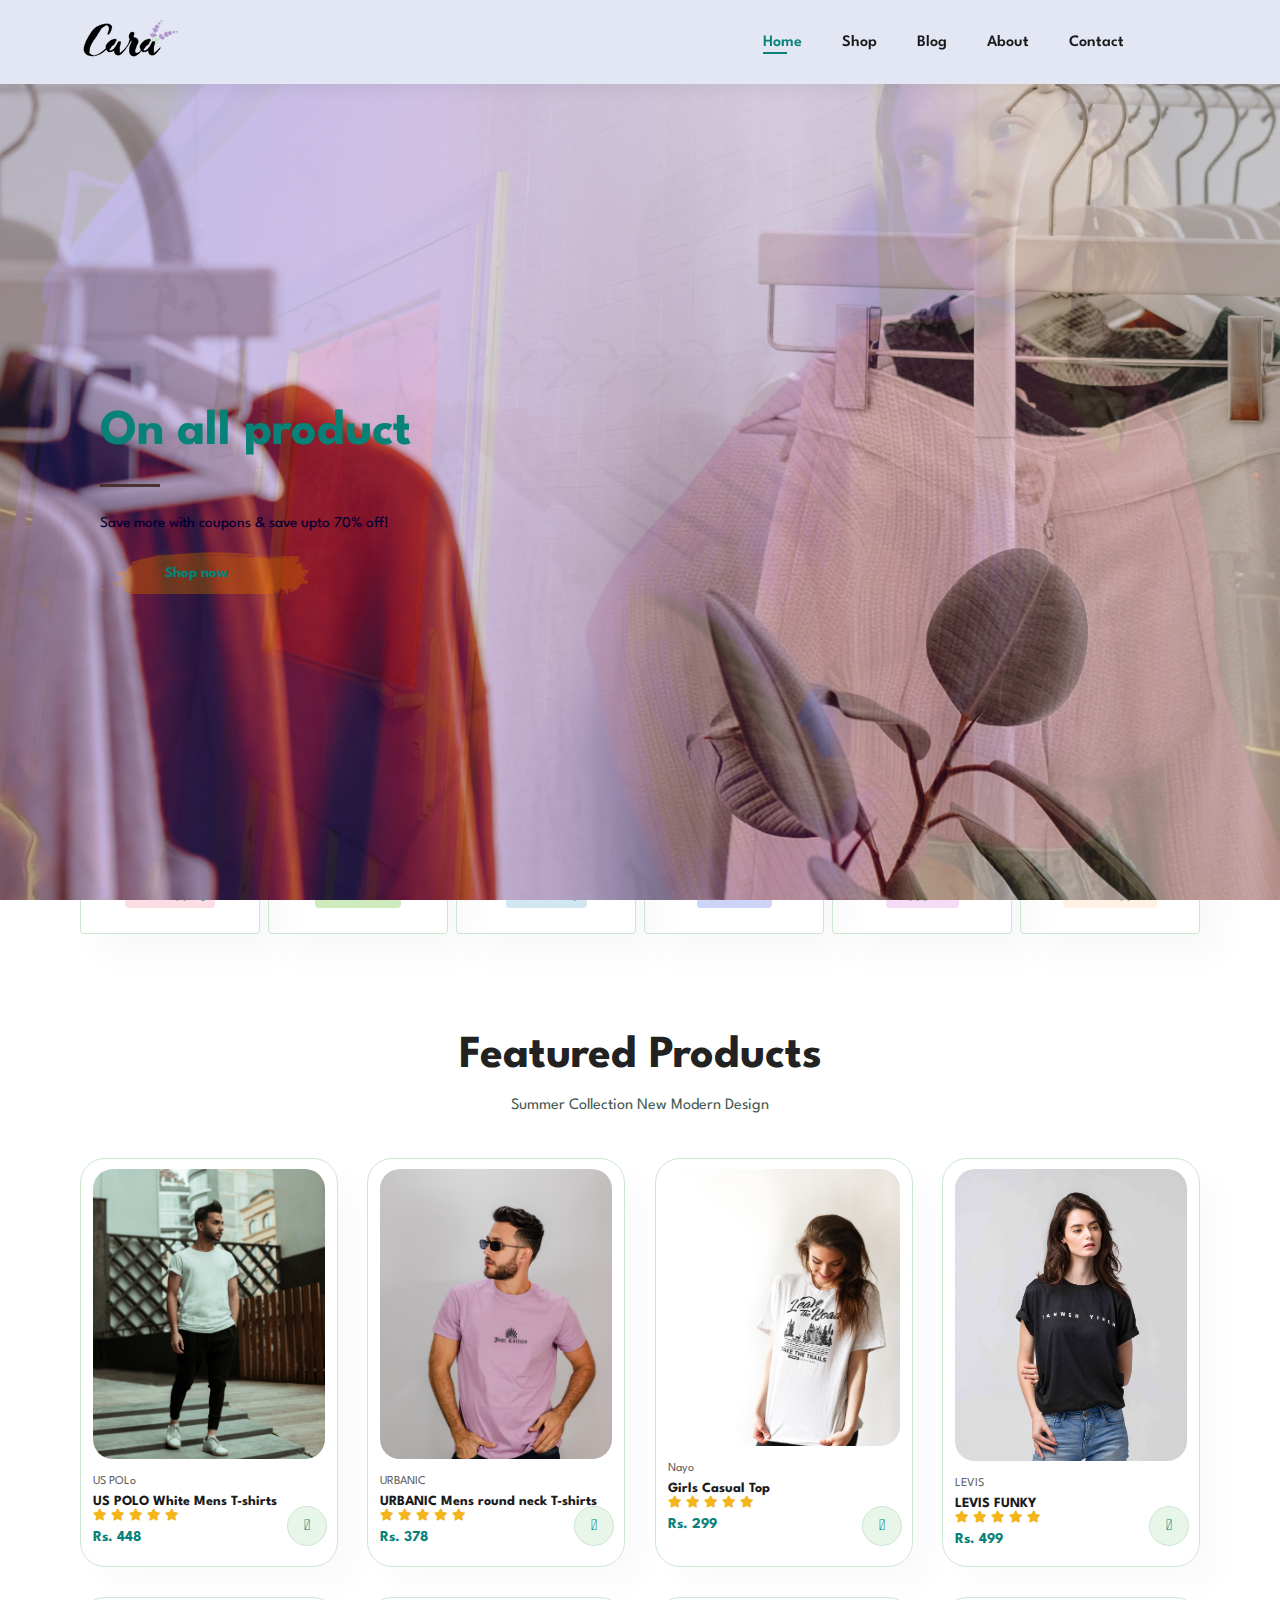
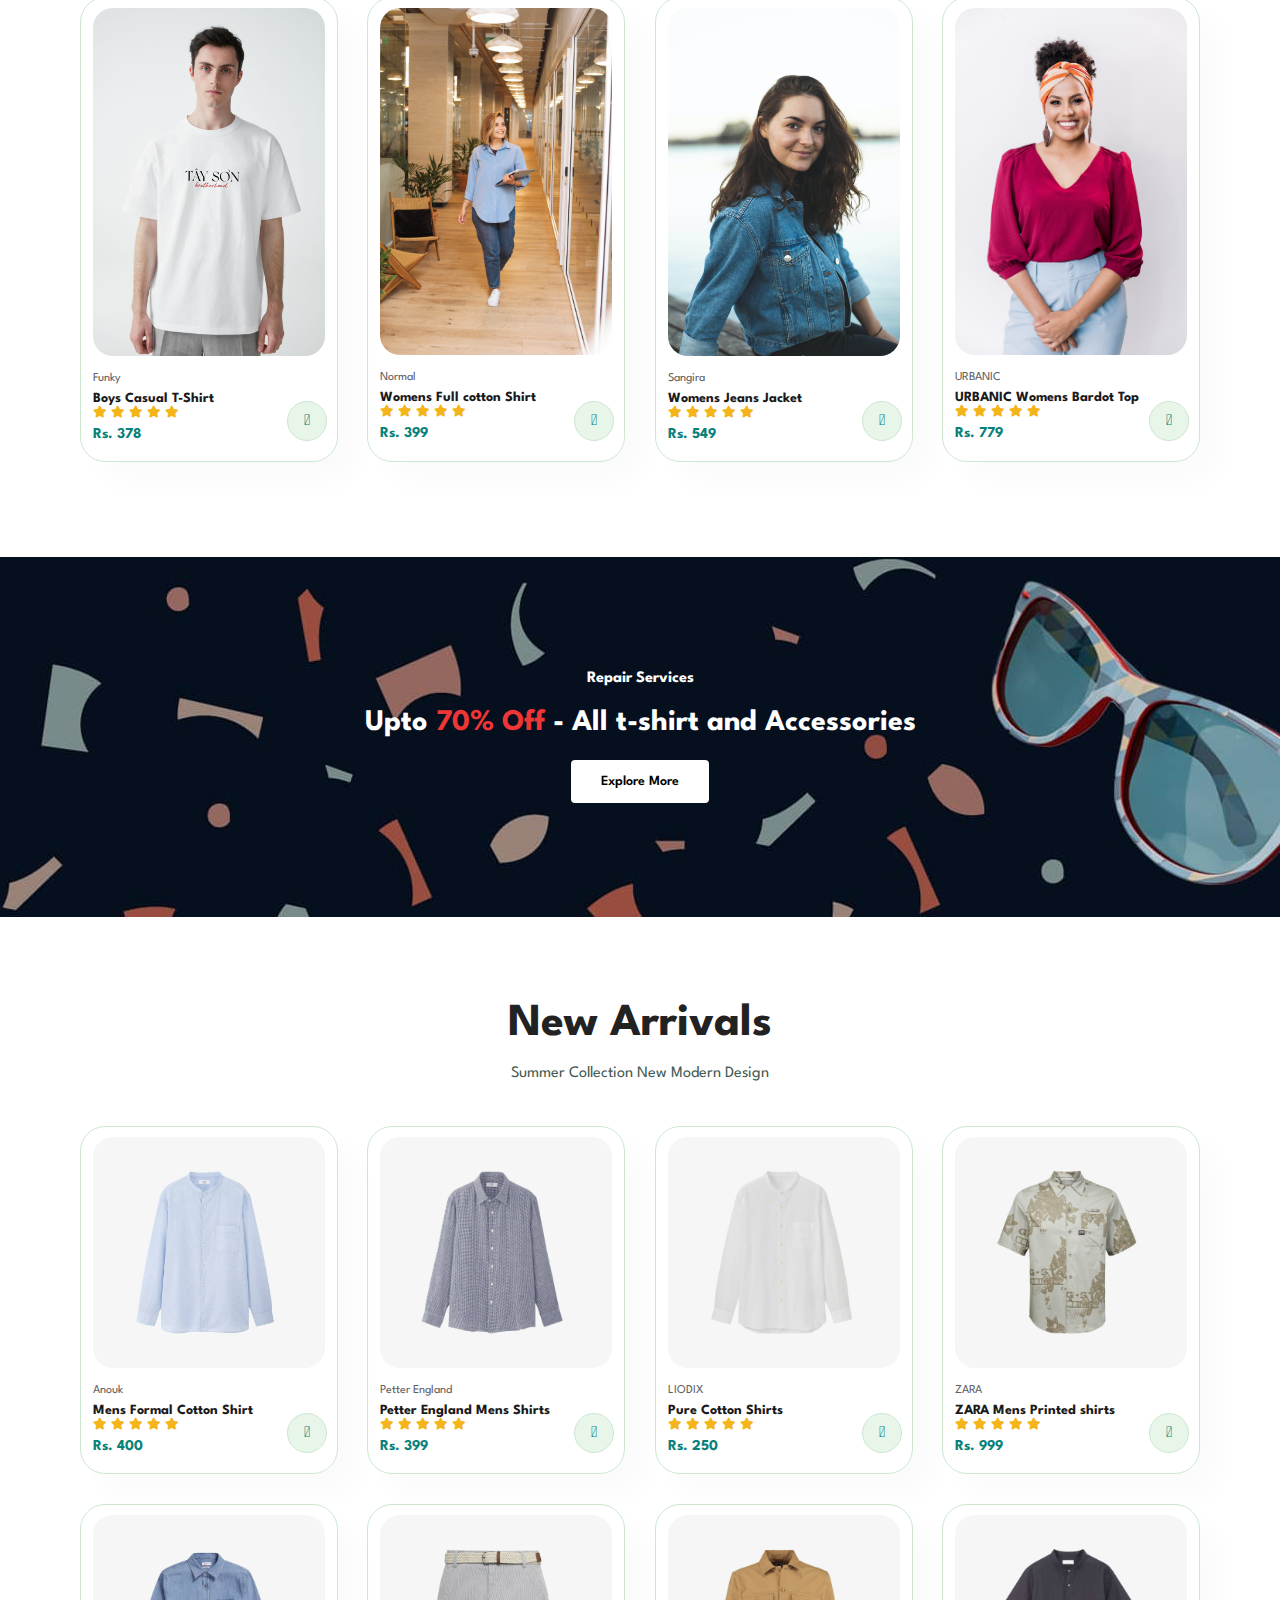
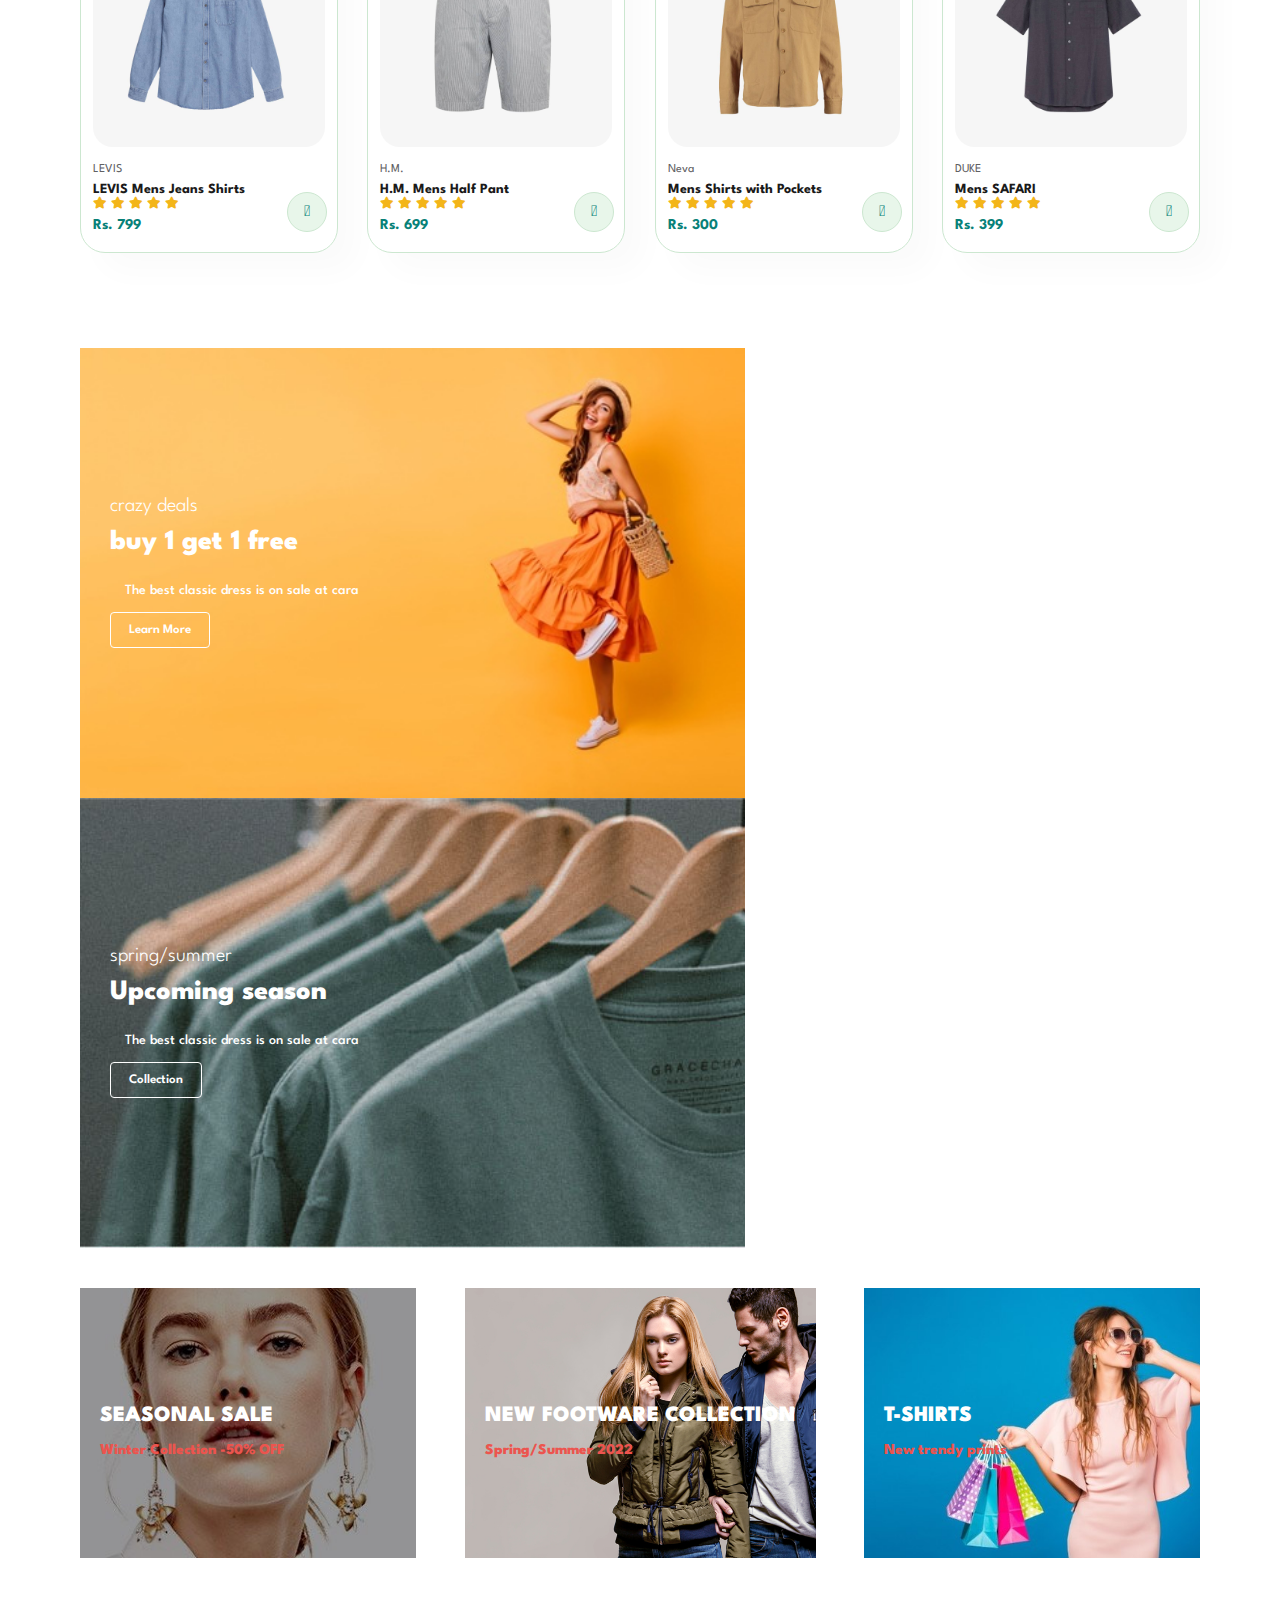
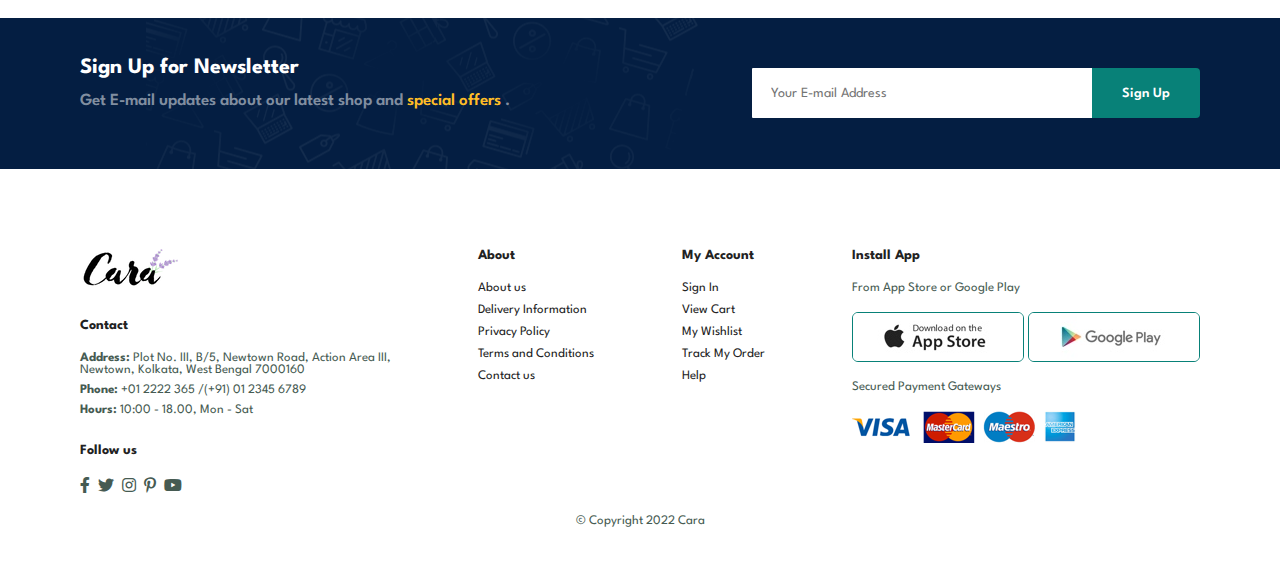
<file: index.html>
<!DOCTYPE html>
<html lang="en">
<head>
    <meta charset="UTF-8">
    <meta http-equiv="X-UA-Compatible" content="IE=edge">
    <meta name="viewport" content="width=device-width, initial-scale=1.0">
    <title>E-commerce Site</title>
    
    <link rel="stylesheet" href="https://pro.fontawesome.com/releases/v5.10.0/css/all.css"/>
    <link rel="stylesheet" href="style.css">
</head>
<body>
    <section id="header">
        <a href="#"><img src="img/logo.png" class="logo" alt=""></a>
    
        <div>
            <ul id="navbar">
                <li><a class="active" href="index.html">Home</a></li>
                <li><a href="shop.html">Shop</a></li>
                <li><a href="blog.html">Blog</a></li>
                <li><a href="about.html">About</a></li>
                <li><a href="contact.html">Contact</a></li>
                <li id="lg-bag"><a href="cart.html"><i class="far fa-shopping-bag"></i></a></li>
                <a href="#" id="close"><i class="far fa-times"></i></a>
            </ul>
        </div>
        <div id="mobile">
            <a href="cart.html"><i class="far fa-shopping-bag"></i></a>
            <i id="bar" class="fas fa-outdent"></i>
            
        </div>
    </section>

    <section id="hero">
        <div class="slider1 overlay">
            <img src="img/hero1.jpeg" alt="">
            <div class="text-box text-box1">
            
                <h1>On all product</h1>
                <span></span>
                <p>Save more with coupons & save upto 70% off!</p>
                <button>Shop now</button>
            </div>
        </div>

        <div class="slider2 ovarlay">
            <img src="img/hero2.jpeg" alt="">
            <div class="text-box text-box2">
              
                <h1>On all product</h1>
                <span></span>
                <p>Save more with coupons & save upto 70% off!</p>
                <button>Shop now</button>
            </div>
        </div>
    
        <div class="slider3 ovarlay">
            <img src="img/hero7.jpg" alt="">
            <div class="text-box text-box3">
                
                <h1>On all product</h1>
                <span></span>
                <p>Save more with coupons & save upto 70% off!</p>
                <button>Shop now</button>
            </div>
        </div>
    
        <div class="slider4 ovarlay">
            <img src="img/hero9.jpg" alt="">
            <div class="text-box text-box4">
                
                <h1>On all product</h1>
                <span></span>
                <p>Save more with coupons & save upto 70% off!</p>
                <button>Shop now</button>
            </div>
        </div>

    </section>

    <section id="feature" class="section-p1">
        <div class="fe-box">
            <img src="img/features/f1.png" alt="">
            <h6>Free Shipping</h6>
        </div>
        <div class="fe-box">
            <img src="img/features/f2.png" alt="">
            <h6>Online Order</h6>
        </div>
        <div class="fe-box">
            <img src="img/features/f3.png" alt="">
            <h6>Save Money</h6>
        </div>
        <div class="fe-box">
            <img src="img/features/f4.png" alt="">
            <h6>Promotions</h6>
        </div>
        <div class="fe-box">
            <img src="img/features/f5.png" alt="">
            <h6>Happy Sell</h6>
        </div>
        <div class="fe-box">
            <img src="img/features/f6.png" alt="">
            <h6>F24/7 Support</h6>
        </div>
    </section>

    <section id="product1" class="section-p1">
        <h2>Featured Products</h2>
        <p>Summer Collection New Modern Design</p>
        <div class="pro-container">
            <div class="pro">
                <img src="img/products/f1.jpg" alt="">
                <div class="des">
                    <span>US POLo</span>
                    <h5>US POLO White Mens T-shirts</h5>
                    <div class="star">
                        <i class="fas fa-star"></i>
                        <i class="fas fa-star"></i>
                        <i class="fas fa-star"></i>
                        <i class="fas fa-star"></i>
                        <i class="fas fa-star"></i>
                    </div>
                    <h4>Rs. 448</h4>
                </div>
                <a href="#"><i class="fal fa-shopping-cart cart"></i></a>
            </div>

            <div class="pro">
                <img src="img/products/f2.jpg" alt="">
                <div class="des">
                    <span>URBANIC</span>
                    <h5>URBANIC Mens round neck T-shirts</h5>
                    <div class="star">
                        <i class="fas fa-star"></i>
                        <i class="fas fa-star"></i>
                        <i class="fas fa-star"></i>
                        <i class="fas fa-star"></i>
                        <i class="fas fa-star"></i>
                    </div>
                    <h4>Rs. 378</h4>
                </div>
                <a href="#"><i class="fal fa-shopping-cart cart"></i></a>
            </div>

            <div class="pro">
                <img src="img/products/f3.jpg" alt="">
                <div class="des">
                    <span>Nayo</span>
                    <h5>Girls Casual Top</h5>
                    <div class="star">
                        <i class="fas fa-star"></i>
                        <i class="fas fa-star"></i>
                        <i class="fas fa-star"></i>
                        <i class="fas fa-star"></i>
                        <i class="fas fa-star"></i>
                    </div>
                    <h4>Rs. 299</h4>
                </div>
                <a href="#"><i class="fal fa-shopping-cart cart"></i></a>
            </div>

            <div class="pro">
                <img src="img/products/f4.jpg" alt="">
                <div class="des">
                    <span>LEVIS</span>
                    <h5>LEVIS FUNKY</h5>
                    <div class="star">
                        <i class="fas fa-star"></i>
                        <i class="fas fa-star"></i>
                        <i class="fas fa-star"></i>
                        <i class="fas fa-star"></i>
                        <i class="fas fa-star"></i>
                    </div>
                    <h4>Rs. 499</h4>
                </div>
                <a href="#"><i class="fal fa-shopping-cart cart"></i></a>
            </div>

            <div class="pro">
                <img src="img/products/f5.jpg" alt="">
                <div class="des">
                    <span>Funky</span>
                    <h5>Boys Casual T-Shirt</h5>
                    <div class="star">
                        <i class="fas fa-star"></i>
                        <i class="fas fa-star"></i>
                        <i class="fas fa-star"></i>
                        <i class="fas fa-star"></i>
                        <i class="fas fa-star"></i>
                    </div>
                    <h4>Rs. 378</h4>
                </div>
                <a href="#"><i class="fal fa-shopping-cart cart"></i></a>
            </div>

            <div class="pro">
                <img src="img/products/f6.jpg" alt="">
                <div class="des">
                    <span>Normal</span>
                    <h5>Womens Full cotton Shirt</h5>
                    <div class="star">
                        <i class="fas fa-star"></i>
                        <i class="fas fa-star"></i>
                        <i class="fas fa-star"></i>
                        <i class="fas fa-star"></i>
                        <i class="fas fa-star"></i>
                    </div>
                    <h4>Rs. 399</h4>
                </div>
                <a href="#"><i class="fal fa-shopping-cart cart"></i></a>
            </div>

            <div class="pro">
                <img src="img/products/f7.jpg" alt="">
                <div class="des">
                    <span>Sangira</span>
                    <h5>Womens Jeans Jacket</h5>
                    <div class="star">
                        <i class="fas fa-star"></i>
                        <i class="fas fa-star"></i>
                        <i class="fas fa-star"></i>
                        <i class="fas fa-star"></i>
                        <i class="fas fa-star"></i>
                    </div>
                    <h4>Rs. 549</h4>
                </div>
                <a href="#"><i class="fal fa-shopping-cart cart"></i></a>
            </div>

            <div class="pro">
                <img src="img/products/f8.jpg" alt="">
                <div class="des">
                    <span>URBANIC</span>
                    <h5>URBANIC Womens Bardot Top</h5>
                    <div class="star">
                        <i class="fas fa-star"></i>
                        <i class="fas fa-star"></i>
                        <i class="fas fa-star"></i>
                        <i class="fas fa-star"></i>
                        <i class="fas fa-star"></i>
                    </div>
                    <h4>Rs. 779</h4>
                </div>
                <a href="#"><i class="fal fa-shopping-cart cart"></i></a>
            </div>
        </div>
    </section>

    <section id="banner" class="section-m1">
        <h4>Repair Services</h4>
        <h2>Upto <span>70% Off</span> - All t-shirt and Accessories</h2>
        <button class="normal">Explore More</button>
    </section>

    <section id="product1" class="section-p1">
        <h2>New Arrivals</h2>
        <p>Summer Collection New Modern Design</p>
        <div class="pro-container">
            <div class="pro">
                <img src="img/products/n1.jpg" alt="">
                <div class="des">
                    <span>Anouk</span>
                    <h5>Mens Formal Cotton Shirt</h5>
                    <div class="star">
                        <i class="fas fa-star"></i>
                        <i class="fas fa-star"></i>
                        <i class="fas fa-star"></i>
                        <i class="fas fa-star"></i>
                        <i class="fas fa-star"></i>
                    </div>
                    <h4>Rs. 400</h4>
                </div>
                <a href="#"><i class="fal fa-shopping-cart cart"></i></a>
            </div>

            <div class="pro">
                <img src="img/products/n2.jpg" alt="">
                <div class="des">
                    <span>Petter England</span>
                    <h5>Petter England Mens Shirts</h5>
                    <div class="star">
                        <i class="fas fa-star"></i>
                        <i class="fas fa-star"></i>
                        <i class="fas fa-star"></i>
                        <i class="fas fa-star"></i>
                        <i class="fas fa-star"></i>
                    </div>
                    <h4>Rs. 399</h4>
                </div>
                <a href="#"><i class="fal fa-shopping-cart cart"></i></a>
            </div>

            <div class="pro">
                <img src="img/products/n3.jpg" alt="">
                <div class="des">
                    <span>LIODIX</span>
                    <h5>Pure Cotton Shirts</h5>
                    <div class="star">
                        <i class="fas fa-star"></i>
                        <i class="fas fa-star"></i>
                        <i class="fas fa-star"></i>
                        <i class="fas fa-star"></i>
                        <i class="fas fa-star"></i>
                    </div>
                    <h4>Rs. 250</h4>
                </div>
                <a href="#"><i class="fal fa-shopping-cart cart"></i></a>
            </div>

            <div class="pro">
                <img src="img/products/n4.jpg" alt="">
                <div class="des">
                    <span>ZARA</span>
                    <h5>ZARA Mens Printed shirts</h5>
                    <div class="star">
                        <i class="fas fa-star"></i>
                        <i class="fas fa-star"></i>
                        <i class="fas fa-star"></i>
                        <i class="fas fa-star"></i>
                        <i class="fas fa-star"></i>
                    </div>
                    <h4>Rs. 999</h4>
                </div>
                <a href="#"><i class="fal fa-shopping-cart cart"></i></a>
            </div>

            <div class="pro">
                <img src="img/products/n5.jpg" alt="">
                <div class="des">
                    <span>LEVIS</span>
                    <h5>LEVIS Mens Jeans Shirts</h5>
                    <div class="star">
                        <i class="fas fa-star"></i>
                        <i class="fas fa-star"></i>
                        <i class="fas fa-star"></i>
                        <i class="fas fa-star"></i>
                        <i class="fas fa-star"></i>
                    </div>
                    <h4>Rs. 799</h4>
                </div>
                <a href="#"><i class="fal fa-shopping-cart cart"></i></a>
            </div>

            <div class="pro">
                <img src="img/products/n6.jpg" alt="">
                <div class="des">
                    <span>H.M.</span>
                    <h5>H.M. Mens Half Pant</h5>
                    <div class="star">
                        <i class="fas fa-star"></i>
                        <i class="fas fa-star"></i>
                        <i class="fas fa-star"></i>
                        <i class="fas fa-star"></i>
                        <i class="fas fa-star"></i>
                    </div>
                    <h4>Rs. 699</h4>
                </div>
                <a href="#"><i class="fal fa-shopping-cart cart"></i></a>
            </div>

            <div class="pro">
                <img src="img/products/n7.jpg" alt="">
                <div class="des">
                    <span>Neva</span>
                    <h5>Mens Shirts with Pockets</h5>
                    <div class="star">
                        <i class="fas fa-star"></i>
                        <i class="fas fa-star"></i>
                        <i class="fas fa-star"></i>
                        <i class="fas fa-star"></i>
                        <i class="fas fa-star"></i>
                    </div>
                    <h4>Rs. 300</h4>
                </div>
                <a href="#"><i class="fal fa-shopping-cart cart"></i></a>
            </div>

            <div class="pro">
                <img src="img/products/n8.jpg" alt="">
                <div class="des">
                    <span>DUKE</span>
                    <h5>Mens SAFARI</h5>
                    <div class="star">
                        <i class="fas fa-star"></i>
                        <i class="fas fa-star"></i>
                        <i class="fas fa-star"></i>
                        <i class="fas fa-star"></i>
                        <i class="fas fa-star"></i>
                    </div>
                    <h4>Rs. 399</h4>
                </div>
                <a href="#"><i class="fal fa-shopping-cart cart"></i></a>
            </div>
        </div>
    </section>

    <section id="sm-banner" class="section-p1">
        <div class="banner-box">
            <h4>crazy deals</h4>
            <h2>buy 1 get 1 free</h2>
            <span>The best classic dress is on sale at cara</span>
            <button class="white">Learn More</button>
        </div>

        <div class="banner-box banner-box2">
            <h4>spring/summer</h4>
            <h2>Upcoming season</h2>
            <span>The best classic dress is on sale at cara</span>
            <button class="white">Collection</button>
        </div>
    </section>

    <section id="banner3">
        <div class="banner-box">
            <h2>SEASONAL SALE</h2>
            <h3>Winter Collection -50% OFF</h3>
        </div>
        <div class="banner-box banner-box2">
            <h2>NEW FOOTWARE COLLECTION</h2>
            <h3>Spring/Summer 2022</h3>
        </div>
        <div class="banner-box banner-box3">
            <h2>T-SHIRTS</h2>
            <h3>New trendy prints</h3>
        </div>
    </section>

    <section id="newsletter" class="section-p1 section-m1">
        <div class="newstext">
            <h4>Sign Up for Newsletter</h4>
            <p>Get E-mail updates about our latest shop and <span>special offers</span> .</p>
        </div>
        <div class="form">
            <input type="text" placeholder="Your E-mail Address">
            <button class="normal">Sign Up</button>
        </div>
    </section>

    <footer class="section-p1">
        <div class="col">
            <img class="logo" src="img/logo.png" alt="">
            <h4>Contact</h4>
            <p><strong>Address: </strong> Plot No. III, B/5, Newtown Road, Action Area III,<br> Newtown, Kolkata, West Bengal 7000160</p>
            <p><strong>Phone: </strong> +01 2222 365 /(+91) 01 2345 6789</p>
            <p><strong>Hours: </strong> 10:00 - 18.00, Mon - Sat</p>
            <div class="follow">
                <h4>Follow us</h4>
                <div class="icon">
                    <i class="fab fa-facebook-f"></i>
                    <i class="fab fa-twitter"></i>
                    <i class="fab fa-instagram"></i>
                    <i class="fab fa-pinterest-p"></i>
                    <i class="fab fa-youtube"></i>
                </div>
            </div>
        </div>

        <div class="col">
            <h4>About</h4>
            <a href="#">About us</a>
            <a href="#">Delivery Information</a>
            <a href="#">Privacy Policy</a>
            <a href="#">Terms and Conditions</a>
            <a href="#">Contact us</a>
        </div>

        <div class="col">
            <h4>My Account</h4>
            <a href="#">Sign In</a>
            <a href="#">View Cart</a>
            <a href="#">My Wishlist</a>
            <a href="#">Track My Order</a>
            <a href="#">Help</a>
        </div>

        <div class="col install">
            <h4>Install App</h4>
            <p>From App Store or Google Play</p>
            <div class="row">
                <img src="img/pay/app.jpg" alt="">
                <img src="img/pay/play.jpg" alt="">
            </div>
            <p>Secured Payment Gateways </p>
            <img src="img/pay/pay.png" alt="">
        </div>

        <div class="copyright">
            <p>&copy; Copyright 2022 Cara</p>
            
        </div>
    </footer>


    <script src="script.js"></script>
</body>
</html>
</file>
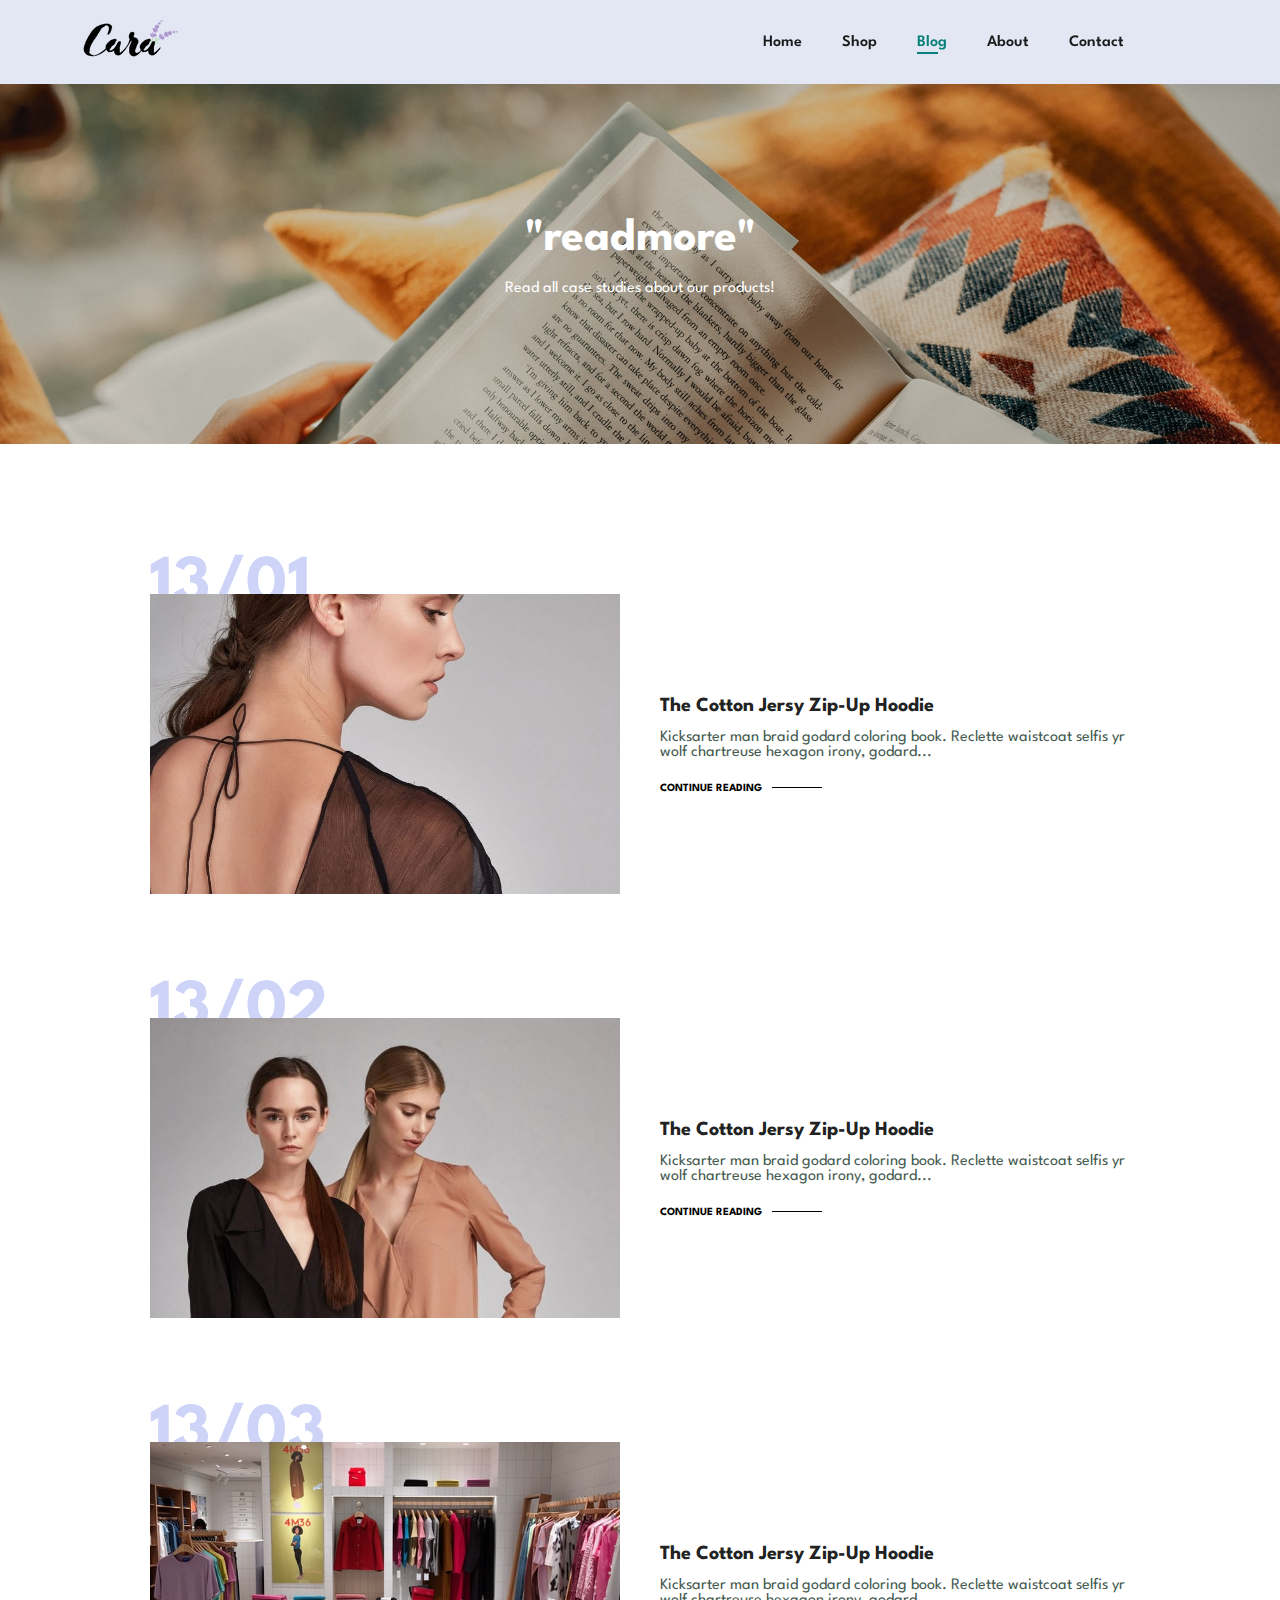
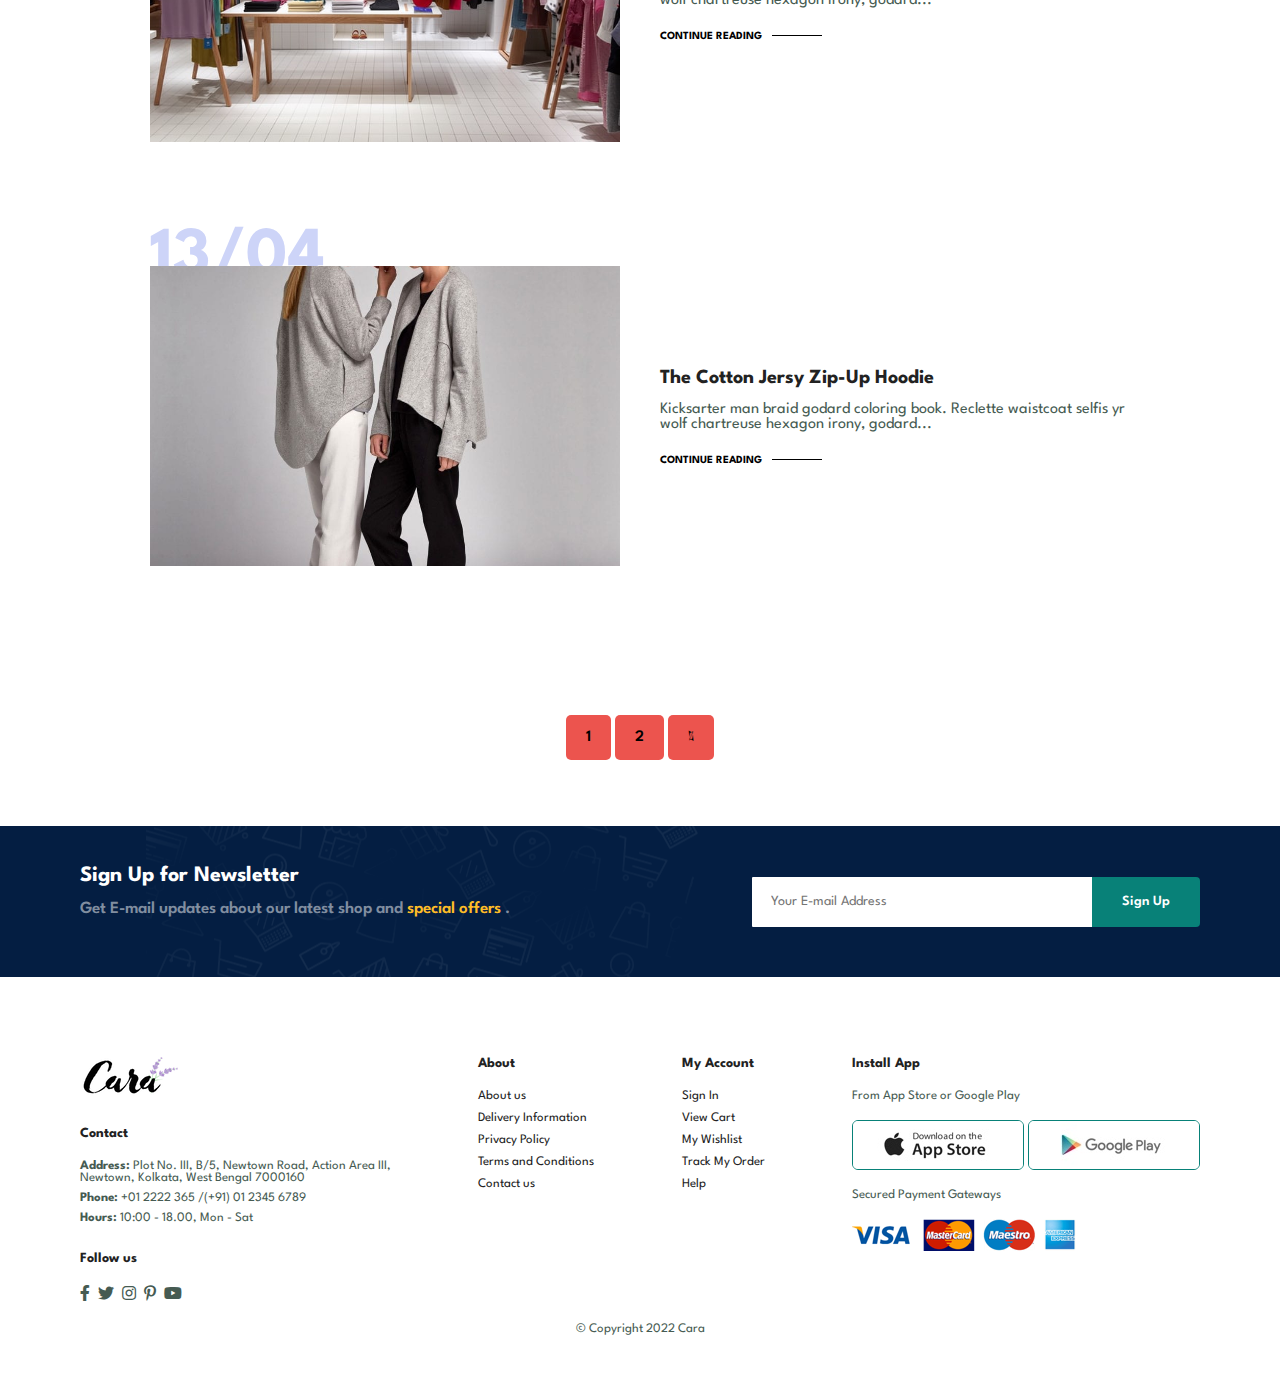
<file: blog.html>
<!DOCTYPE html>
<html lang="en">
<head>
    <meta charset="UTF-8">
    <meta http-equiv="X-UA-Compatible" content="IE=edge">
    <meta name="viewport" content="width=device-width, initial-scale=1.0">
    <title>E-commerce Site</title>
    <link rel="stylesheet" href="https://pro.fontawesome.com/releases/v5.10.0/css/all.css"/>
    <link rel="stylesheet" href="style.css">
</head>
<body>
    <section id="header">
        <a href="#"><img src="img/logo.png" class="logo" alt=""></a>
    
        <div>
            <ul id="navbar">
                <li><a  href="index.html">Home</a></li>
                <li><a href="shop.html">Shop</a></li>
                <li><a class="active" href="blog.html">Blog</a></li>
                <li><a href="about.html">About</a></li>
                <li><a href="contact.html">Contact</a></li>
                <li><a href="cart.html"><i class="far fa-shopping-bag"></i></a></li>
            </ul>
        </div>
    </section>

    <section id="page-header" class="blog-header">

        <h2>"readmore"</h2>
        
        <p>Read all case studies about our products!</p>
        
    </section>
    
    <section id="blog">
        <div class="blog-box">
            <div class="blog-img">
                <img src="img/blog/b1.jpg" alt="">
                 </div>
                 <div class="blog-details">
                     <h4>The Cotton Jersy Zip-Up Hoodie</h4>
                     <p> Kicksarter man braid godard coloring book. Reclette waistcoat selfis yr wolf chartreuse hexagon irony, godard...</p>
                     <a href="#">CONTINUE READING</a>
                 </div>
                 <H1>13/01</H1>
        </div>
        <div class="blog-box">
            <div class="blog-img">
                <img src="img/blog/b2.jpg" alt="">
                 </div>
                 <div class="blog-details">
                     <h4>The Cotton Jersy Zip-Up Hoodie</h4>
                     <p> Kicksarter man braid godard coloring book. Reclette waistcoat selfis yr wolf chartreuse hexagon irony, godard...</p>
                     <a href="#">CONTINUE READING</a>
                 </div>
                 <H1>13/02</H1>
        </div>
        <div class="blog-box">
            <div class="blog-img">
                <img src="img/blog/b3.jpg" alt="">
                 </div>
                 <div class="blog-details">
                     <h4>The Cotton Jersy Zip-Up Hoodie</h4>
                     <p> Kicksarter man braid godard coloring book. Reclette waistcoat selfis yr wolf chartreuse hexagon irony, godard...</p>
                     <a href="#">CONTINUE READING</a>
                 </div>
                 <H1>13/03</H1>
        </div>
        <div class="blog-box">
            <div class="blog-img">
                <img src="img/blog/b4.jpg" alt="">
                 </div>
                 <div class="blog-details">
                     <h4>The Cotton Jersy Zip-Up Hoodie</h4>
                     <p> Kicksarter man braid godard coloring book. Reclette waistcoat selfis yr wolf chartreuse hexagon irony, godard...</p>
                     <a href="#">CONTINUE READING</a>
                 </div>
                 <H1>13/04</H1>
        </div>
    </section>

    

    <section id="pagination" class="section-p1">
        <a href="#">1</a>
        <a href="#">2</a>
        <a href="#"><i class="fal fa-long-arrow-alt-right"></i></a>

    </section>

    <section id="newsletter" class="section-p1 section-m1">
        <div class="newstext">
            <h4>Sign Up for Newsletter</h4>
            <p>Get E-mail updates about our latest shop and <span>special offers</span> .</p>
        </div>
        <div class="form">
            <input type="text" placeholder="Your E-mail Address">
            <button class="normal">Sign Up</button>
        </div>
    </section>

    <footer class="section-p1">
        <div class="col">
            <img class="logo" src="img/logo.png" alt="">
            <h4>Contact</h4>
            <p><strong>Address: </strong> Plot No. III, B/5, Newtown Road, Action Area III,<br> Newtown, Kolkata, West Bengal 7000160</p>
            <p><strong>Phone: </strong> +01 2222 365 /(+91) 01 2345 6789</p>
            <p><strong>Hours: </strong> 10:00 - 18.00, Mon - Sat</p>
            <div class="follow">
                <h4>Follow us</h4>
                <div class="icon">
                    <i class="fab fa-facebook-f"></i>
                    <i class="fab fa-twitter"></i>
                    <i class="fab fa-instagram"></i>
                    <i class="fab fa-pinterest-p"></i>
                    <i class="fab fa-youtube"></i>
                </div>
            </div>
        </div>

        <div class="col">
            <h4>About</h4>
            <a href="#">About us</a>
            <a href="#">Delivery Information</a>
            <a href="#">Privacy Policy</a>
            <a href="#">Terms and Conditions</a>
            <a href="#">Contact us</a>
        </div>

        <div class="col">
            <h4>My Account</h4>
            <a href="#">Sign In</a>
            <a href="#">View Cart</a>
            <a href="#">My Wishlist</a>
            <a href="#">Track My Order</a>
            <a href="#">Help</a>
        </div>

        <div class="col install">
            <h4>Install App</h4>
            <p>From App Store or Google Play</p>
            <div class="row">
                <img src="img/pay/app.jpg" alt="">
                <img src="img/pay/play.jpg" alt="">
            </div>
            <p>Secured Payment Gateways </p>
            <img src="img/pay/pay.png" alt="">
        </div>

        <div class="copyright">
            <p>&copy; Copyright 2022 Cara</p>
            
        </div>
    </footer>


    <script src="script.js"></script>
</body>
</html>
</file>
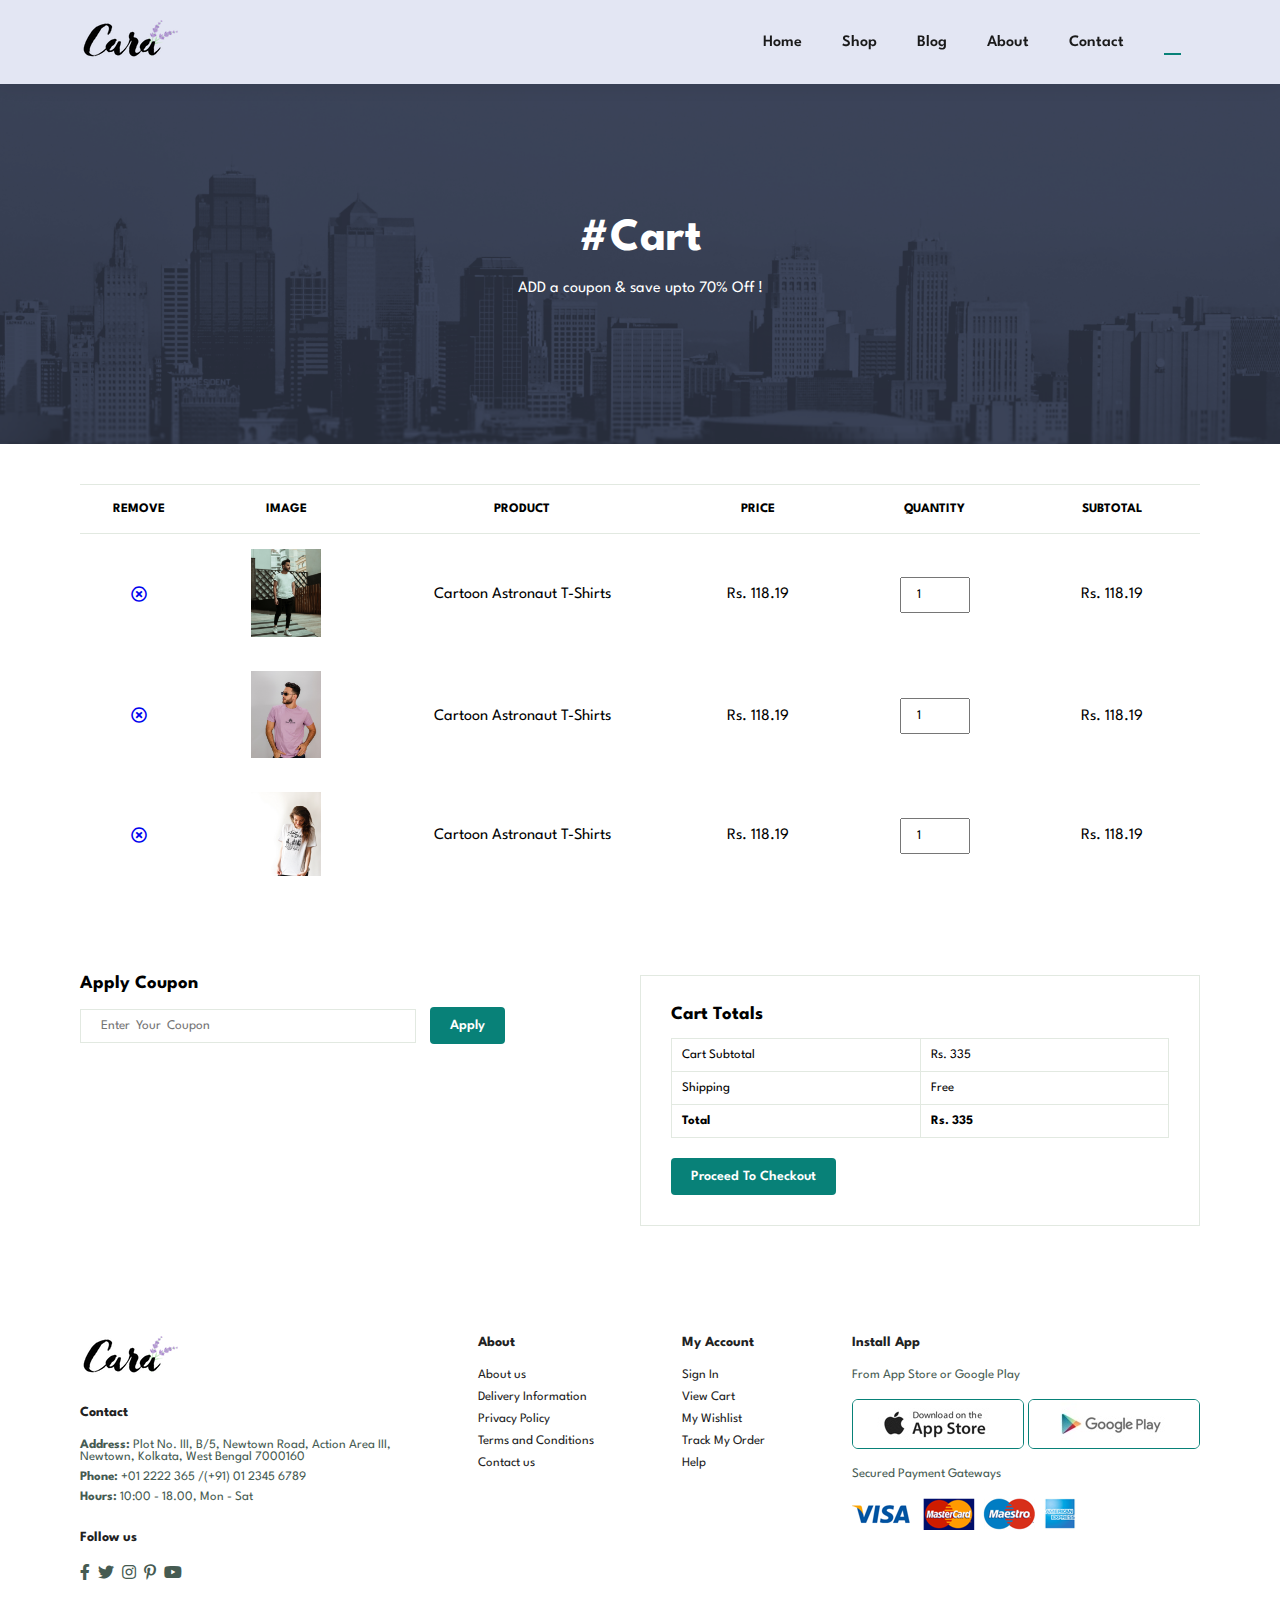
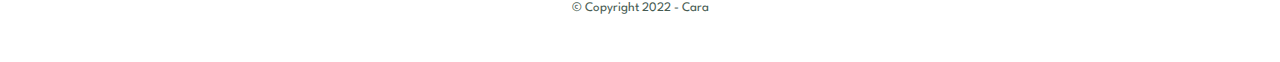
<file: cart.html>
<!DOCTYPE html>
<html lang="en">
  <head>
    <meta charset="UTF-8" />
    <meta http-equiv="X-UA-Compatible" content="IE=edge" />
    <meta name="viewport" content="width=device-width, initial-scale=1.0" />
    <title>Cara</title>
    <link
      rel="stylesheet"
      href="https://pro.fontawesome.com/releases/v5.15.4/css/all.css"
    />

    <link rel="stylesheet" href="style.css" />
  </head>

  <body>
    <section id="header">
      <a href="#"><img src="img/logo.png" class="logo" alt="" /></a>
      <div>
        <ul id="navbar">
          <li><a href="index.html">Home</a></li>
          <li><a href="shop.html">Shop</a></li>
          <li><a href="blog.html">Blog</a></li>
          <li><a href="about.html">About</a></li>
          <li><a href="contact.html">Contact</a></li>
          <li>
            <a class="active" href="cart.html" ><i class="far fa-shopping-bag"></i></a>
          </li>
        </ul>
      </div>
    </section>

    <section id="page-header" class="cart-header">
      <h2>#Cart</h2>
      <p>ADD a coupon & save upto 70% Off !</p>
    </section>

    <section id="cart" class="section-p1">
      <table width="100%">
        <thead>
          <tr>
            <td>Remove</td>
            <td>Image</td>
            <td>Product</td>
            <td>Price</td>
            <td>Quantity</td>
            <td>Subtotal</td>
          </tr>
        </thead>
        <tbody>
          <tr>
            <td><a href="#"><i class="far fa-times-circle"></i></a></td>
            <td><img src="img/products/f1.jpg" alt="" /></td>
            <td>Cartoon Astronaut T-Shirts</td>
            <td>Rs. 118.19</td>
            <td><input type="number" value="1"></td>
            <td>Rs. 118.19</td>
          </tr>
          <tr>
            <td><a href="#"><i class="far fa-times-circle"></i></a></td>
            <td><img src="img/products/f2.jpg" alt="" /></td>
            <td>Cartoon Astronaut T-Shirts</td>
            <td>Rs. 118.19</td>
            <td><input type="number" value="1"></td>
            <td>Rs. 118.19</td>
          </tr>
          <tr>
            <td><a href="#"><i class="far fa-times-circle"></i></a></td>
            <td><img src="img/products/f3.jpg" alt="" /></td>
            <td>Cartoon Astronaut T-Shirts</td>
            <td>Rs. 118.19</td>
            <td><input type="number" value="1"></td>
            <td>Rs. 118.19</td>
          </tr>
        </tbody>
      </table>
    </section>

    <section id="cart-add" class="section-p1">
        <div id="coupon">
            <h3>Apply Coupon</h3>
            <div>
                <input type="text" placeholder="Enter  Your  Coupon">
                <button class="normal">Apply</button>
            </div>
        </div>
        <div id="subtotal">
            <h3>Cart Totals</h3>
            <table>
                <tr>
                    <td>Cart Subtotal</td>
                    <td>Rs. 335</td>
                </tr>
                <tr>
                    <td>Shipping</td>
                    <td>Free</td>
                </tr>
                <tr>
                    <td><strong>Total</strong></td>
                    <td><strong>Rs. 335</strong></td>
                </tr>
            </table>
            <button class="normal">Proceed To Checkout</button>
        </div>
    </section>

    <footer class="section-p1">
      <div class="col">
          <img class="logo" src="img/logo.png" alt="">
          <h4>Contact</h4>
          <p><strong>Address: </strong> Plot No. III, B/5, Newtown Road, Action Area III,<br> Newtown, Kolkata, West Bengal 7000160</p>
          <p><strong>Phone: </strong> +01 2222 365 /(+91) 01 2345 6789</p>
          <p><strong>Hours: </strong> 10:00 - 18.00, Mon - Sat</p>
          <div class="follow">
              <h4>Follow us</h4>
              <div class="icon">
                  <i class="fab fa-facebook-f"></i>
                  <i class="fab fa-twitter"></i>
                  <i class="fab fa-instagram"></i>
                  <i class="fab fa-pinterest-p"></i>
                  <i class="fab fa-youtube"></i>
              </div>
          </div>
      </div>

      <div class="col">
          <h4>About</h4>
          <a href="#">About us</a>
          <a href="#">Delivery Information</a>
          <a href="#">Privacy Policy</a>
          <a href="#">Terms and Conditions</a>
          <a href="#">Contact us</a>
      </div>

      <div class="col">
          <h4>My Account</h4>
          <a href="#">Sign In</a>
          <a href="#">View Cart</a>
          <a href="#">My Wishlist</a>
          <a href="#">Track My Order</a>
          <a href="#">Help</a>
      </div>

      <div class="col install">
          <h4>Install App</h4>
          <p>From App Store or Google Play</p>
          <div class="row">
              <img src="img/pay/app.jpg" alt="">
              <img src="img/pay/play.jpg" alt="">
          </div>
          <p>Secured Payment Gateways </p>
          <img src="img/pay/pay.png" alt="">
      </div>

      <div class="copyright">
          <p>&copy; Copyright 2022 - Cara</p>
          
      </div>
  </footer>

    <script src="script.js"></script>
  </body>
</html>
</file>
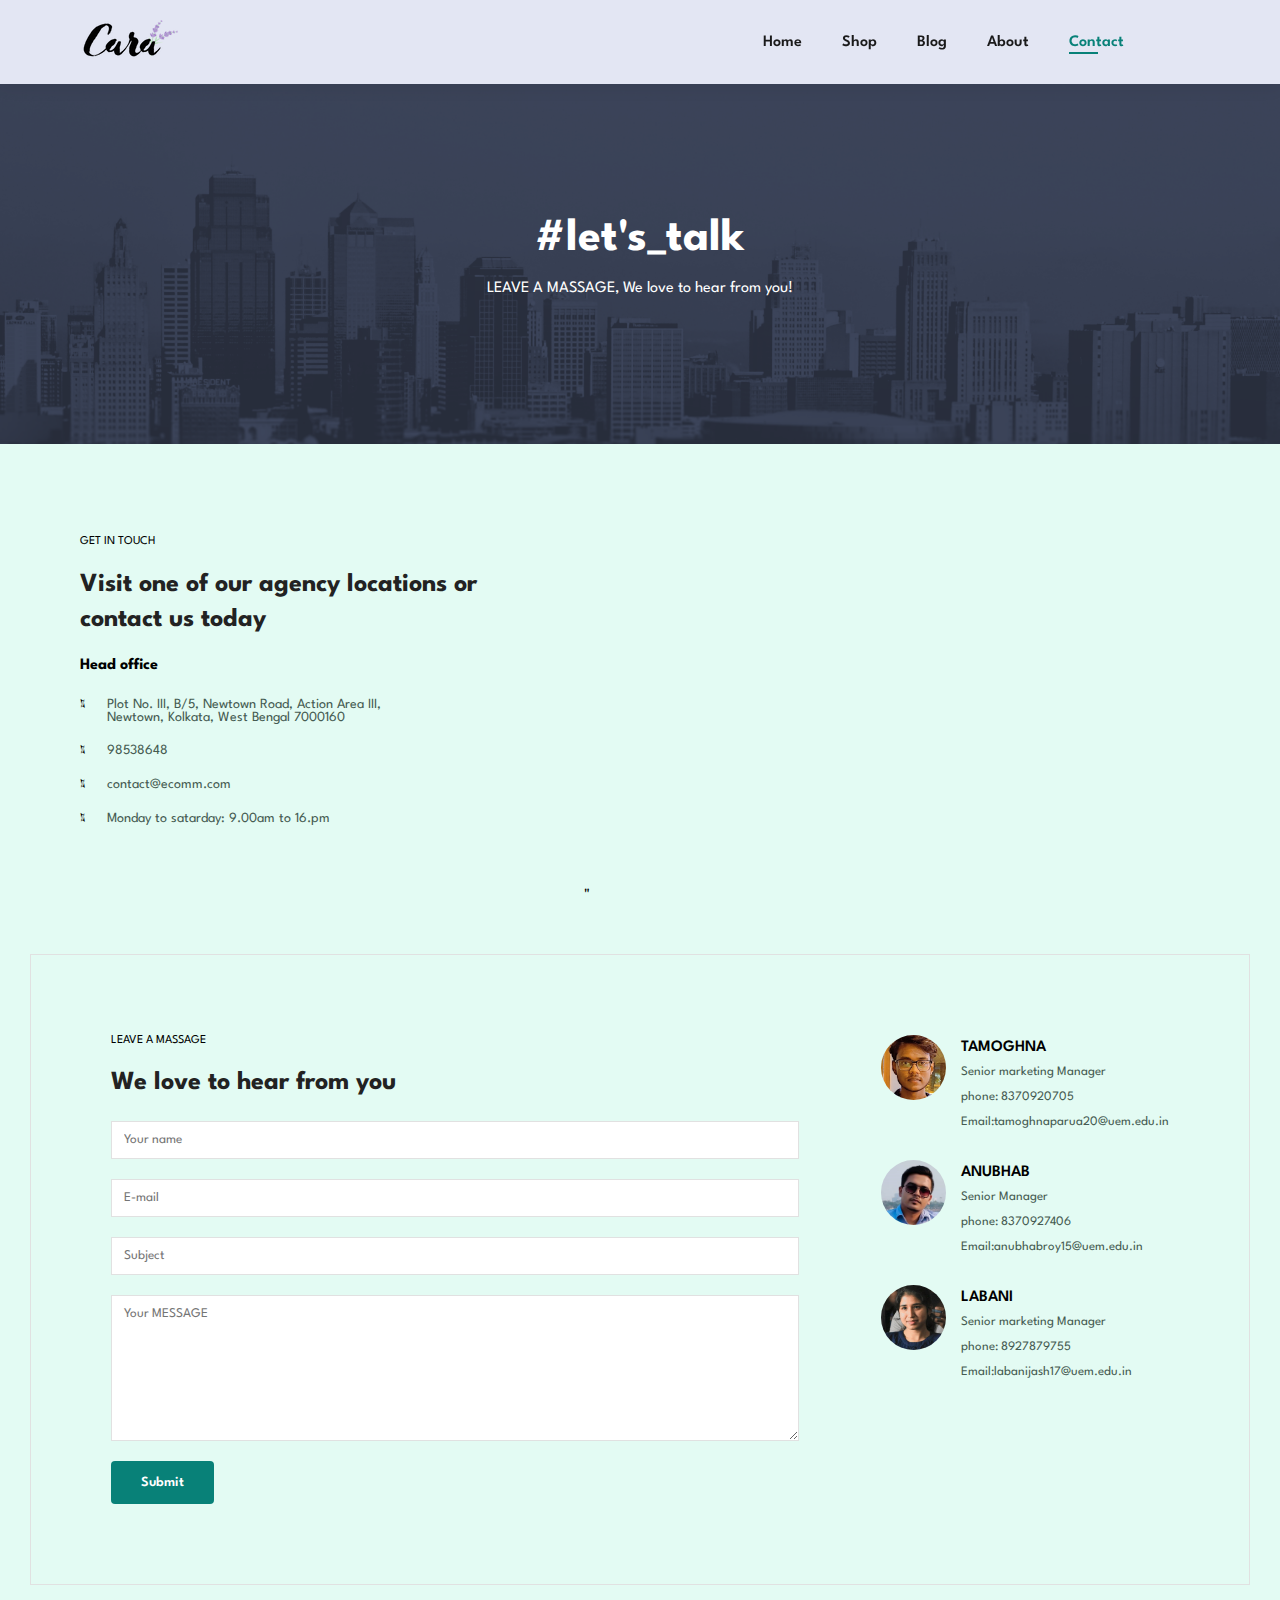
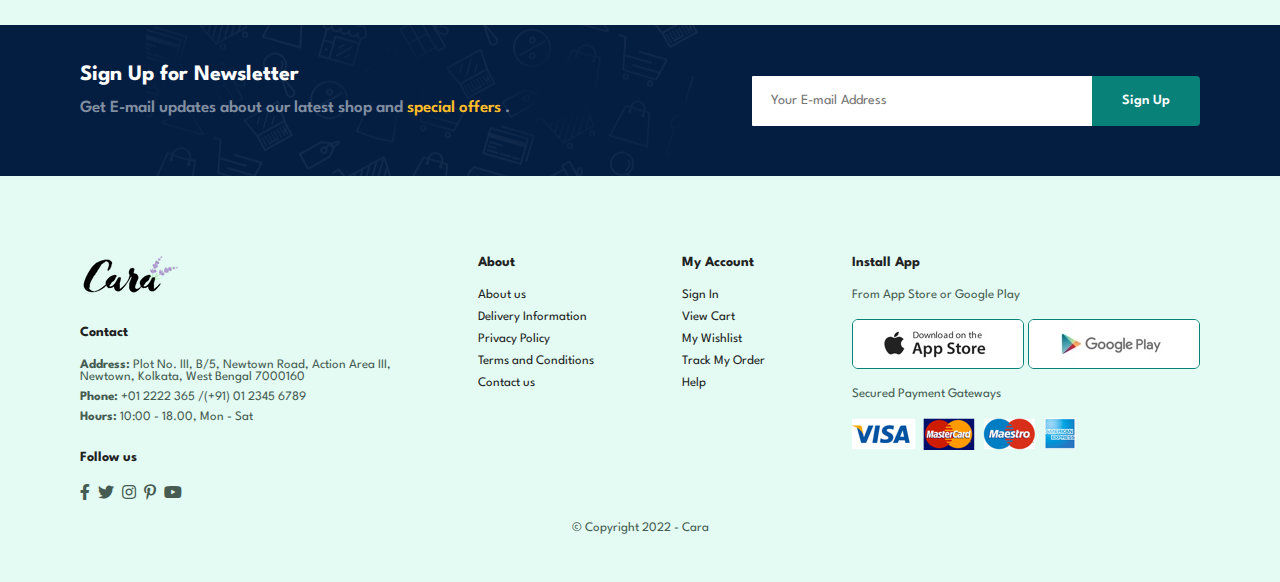
<file: contact.html>
<!DOCTYPE html>
<html lang="en">
<head>
    <meta charset="UTF-8">
    <meta http-equiv="X-UA-Compatible" content="IE=edge">
    <meta name="viewport" content="width=device-width, initial-scale=1.0">
    <title>E-commerce Site</title>
    <link rel="stylesheet" href="https://pro.fontawesome.com/releases/v5.10.0/css/all.css"/>
    <link rel="stylesheet" href="style.css">
</head>


<body style="background-color: rgb(227, 251, 243);">


    <section id="header">
        <a href="#"><img src="img/logo.png" class="logo" alt=""></a>
    
        <div>
            <ul id="navbar">
                <li><a  href="index.html">Home</a></li>
                <li><a href="shop.html">Shop</a></li>
                <li><a href="blog.html">Blog</a></li>
                <li><a href="about.html">About</a></li>
                <li><a class="active" href="contact.html">Contact</a></li>
                <li><a href="cart.html"><i class="far fa-shopping-bag"></i></a></li>
            </ul>
        </div>
    </section>

    <section id="page-header" class="about-header">

        <h2>#let's_talk</h2>
        
        <p>LEAVE A MASSAGE, We love to hear from you!</p>
        
    </section>

    <section id="contact-details" class="section-p1">
        <div class="details">
            <span>GET IN TOUCH</span>
            <H2>Visit one of our agency locations or contact us today</H2>
            <h3>Head office </h3>
            <div>
                <li>
                    <i class="fal fa-map"></i>
                    <p>Plot No. III, B/5, Newtown Road, Action Area III,<br> Newtown, Kolkata, West Bengal 7000160</p>
                </li>
                <li>
                    <i class="fal fa-phone-alt"></i>
                    <p>98538648</p>
                </li>
                <li>
                    <i class="fal fa-envelope"></i>
                    <p>contact@ecomm.com</p>
                </li>
                <li>
                    <i class="fal fa-map"></i>
                    <p>Monday to satarday: 9.00am to 16.pm</p>
                </li>

            </div>
        </div>
        <div class="map">
            <iframe src="https://www.google.com/maps/embed?pb=!1m18!1m12!1m3!1d3684.512695709607!2d88.48771271495936!3d22.559920185189334!2m3!1f0!2f0!3f0!3m2!1i1024!2i768!4f13.1!3m3!1m2!1s0x3a020b267a3cdc13%3A0xb3b21d652126f40!2sUniversity%20of%20Engineering%20%26%20Management%20(UEM)%2C%20Kolkata!5e0!3m2!1sen!2sin!4v1651164755620!5m2!1sen!2sin" width="600" height="450" style="border:0;" allowfullscreen="" loading="lazy" referrerpolicy="no-referrer-when-downgrade"></iframe>"

        </div>
    </section>

    <section id="form-details">
      <form action="https://formsubmit.co/44f8a36330c78ce305423f59bd99f770" method="POST">
        <span> LEAVE A MASSAGE</span>
        <H2>We love to hear from you</H2>
        <input type="text" placeholder="Your name" id="name" required>
        <input type="email" placeholder="E-mail" id="email" required>
        <input type="text" placeholder="Subject" id="subject" required>
        <textarea id="message" cols="30" rows="10" placeholder="Your MESSAGE"></textarea>
        
        <button id="btn">Submit</button>
      </form>
      <div class=people>
        <div>
          <img src="img/people/1.png" atl="">
          <p><span> TAMOGHNA </span> Senior marketing Manager<br>phone: 8370920705 <br>Email:tamoghnaparua20@uem.edu.in</p>
        </div>
        <div>
          <img src="img/people/2.png" atl="">
          <p><span> ANUBHAB </span> Senior Manager<br>phone: 8370927406 <br>Email:anubhabroy15@uem.edu.in</p>
        </div>
        <div>
          <img src="img/people/3.png" atl="">
          <p><span> LABANI 
          </span> Senior marketing Manager<br>phone: 8927879755 <br>Email:labanijash17@uem.edu.in</p>
        </div>
      </div>
    </section>
   
   
    <section id="newsletter" class="section-p1 section-m1">
        <div class="newstext">
            <h4>Sign Up for Newsletter</h4>
            <p>Get E-mail updates about our latest shop and <span>special offers</span> .</p>
        </div>
        <div class="form">
            <input type="text" placeholder="Your E-mail Address">
            <button class="normal">Sign Up</button>
        </div>
    </section>

    <footer class="section-p1">
        <div class="col">
            <img class="logo" src="img/logo.png" alt="">
            <h4>Contact</h4>
            <p><strong>Address: </strong> Plot No. III, B/5, Newtown Road, Action Area III,<br> Newtown, Kolkata, West Bengal 7000160</p>
            <p><strong>Phone: </strong> +01 2222 365 /(+91) 01 2345 6789</p>
            <p><strong>Hours: </strong> 10:00 - 18.00, Mon - Sat</p>
            <div class="follow">
                <h4>Follow us</h4>
                <div class="icon">
                    <i class="fab fa-facebook-f"></i>
                    <i class="fab fa-twitter"></i>
                    <i class="fab fa-instagram"></i>
                    <i class="fab fa-pinterest-p"></i>
                    <i class="fab fa-youtube"></i>
                </div>
            </div>
        </div>

        <div class="col">
            <h4>About</h4>
            <a href="#">About us</a>
            <a href="#">Delivery Information</a>
            <a href="#">Privacy Policy</a>
            <a href="#">Terms and Conditions</a>
            <a href="#">Contact us</a>
        </div>

        <div class="col">
            <h4>My Account</h4>
            <a href="#">Sign In</a>
            <a href="#">View Cart</a>
            <a href="#">My Wishlist</a>
            <a href="#">Track My Order</a>
            <a href="#">Help</a>
        </div>

        <div class="col install">
            <h4>Install App</h4>
            <p>From App Store or Google Play</p>
            <div class="row">
                <img src="img/pay/app.jpg" alt="">
                <img src="img/pay/play.jpg" alt="">
            </div>
            <p>Secured Payment Gateways </p>
            <img src="img/pay/pay.png" alt="">
        </div>

        <div class="copyright">
            <p>&copy; Copyright 2022 - Cara</p>
            
        </div>
    </footer>
    <script src="script.js"></script>
</body>
</html>
</file>
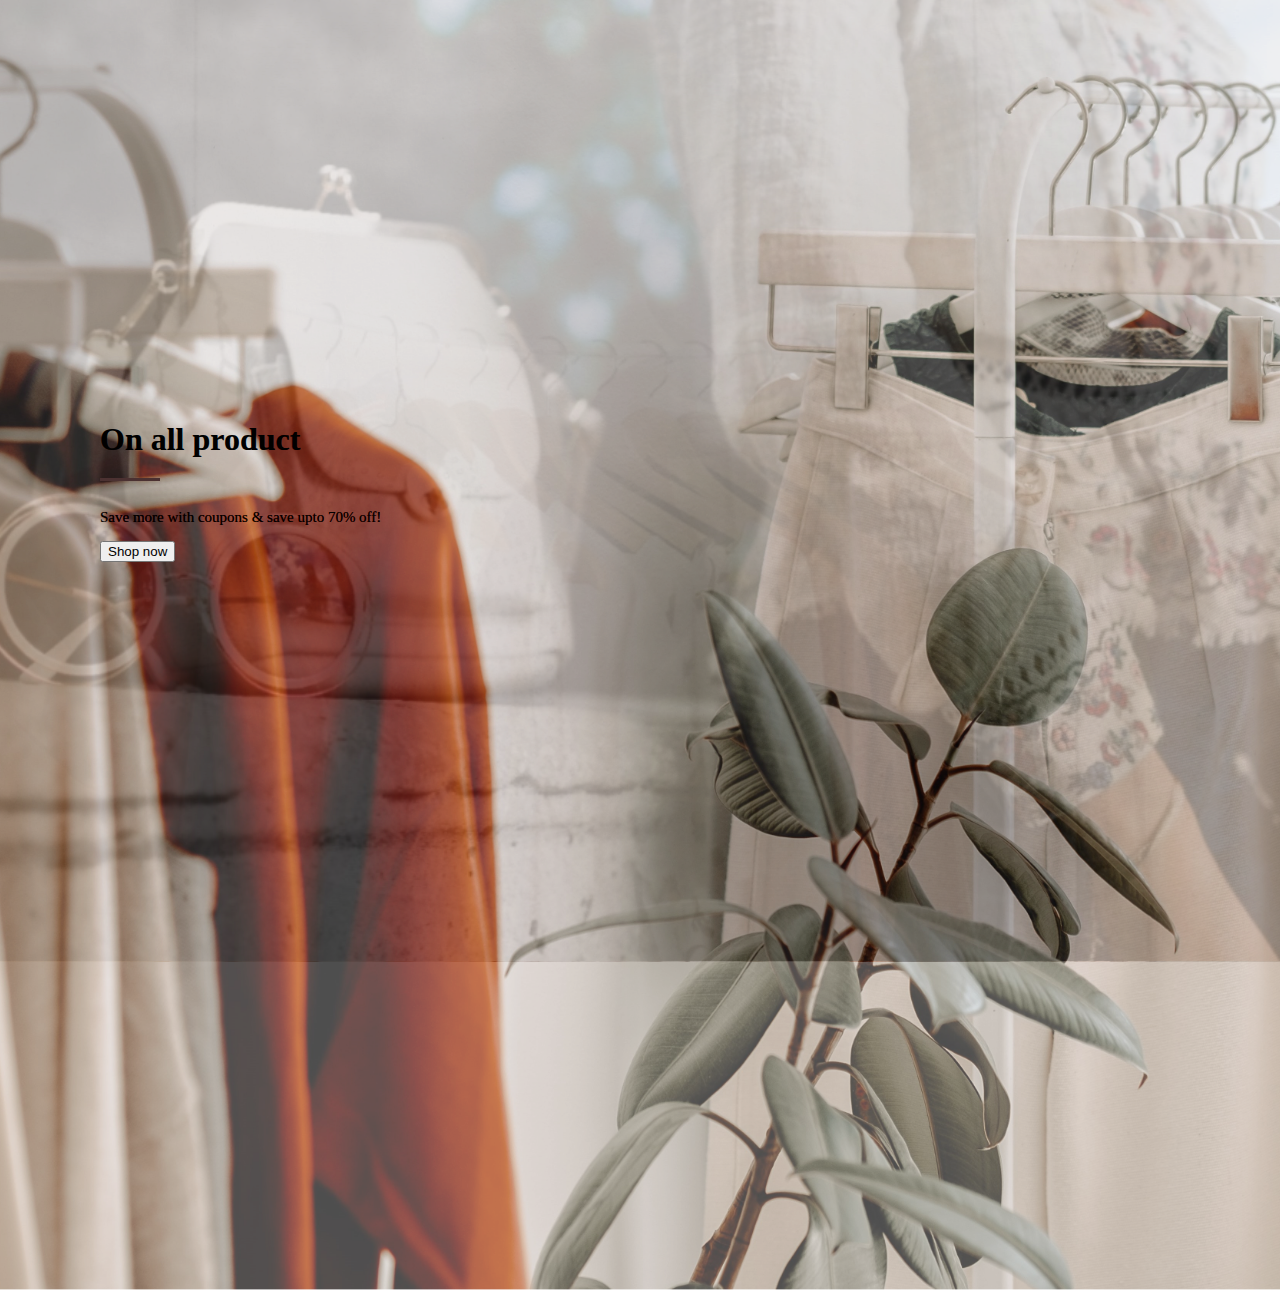
<file: imageslide.html>
<!DOCTYPE html>
<html lang="en">
<head>
    <meta charset="UTF-8">
    <meta http-equiv="X-UA-Compatible" content="IE=edge">
    <meta name="viewport" content="width=device-width, initial-scale=1.0">
    <title>Document</title>
    <link rel="stylesheet" href="imageslide.css">
</head>
<body>
    <div class="slider1">
        <!-- <div class="slides">
            <input type="radio" name="radio-btn" id="radio1">
            <input type="radio" name="radio-btn" id="radio2">
            <input type="radio" name="radio-btn" id="radio3">
            <input type="radio" name="radio-btn" id="radio4">
            <input type="radio" name="radio-btn" id="radio5">



            <div class="slide first">
                <img src="img/hero1.jpeg" alt="">
            </div>
            <div class="slide">
                <img src="img/hero2.jpeg" alt="">
            </div>
            <div class="slide">
                <img src="img/hero3.jpeg" alt="">
            </div>
            <div class="slide">
                <img src="img/hero5.jpeg" alt="">
            </div>
            <div class="slide">
                <img src="img/hero6.jpeg" alt="">
            </div>



            <div class="navigation-auto">
                <div class="auto-btn1"></div>
                <div class="auto-btn2"></div>
                <div class="auto-btn3"></div>
                <div class="auto-btn4"></div>
                <div class="auto-btn5"></div>
            </div>
        </div>>
        <div class="navigation-manual">
            <label for="radio1" class="manual-btn"></label>
            <label for="radio2" class="manual-btn"></label>
            <label for="radio3" class="manual-btn"></label>
            <label for="radio4" class="manual-btn"></label>
            <label for="radio5" class="manual-btn"></label>
        </div>       -->


        <img src="img/hero1.jpeg" alt="">
        <div class="text-box text-box1">
          
            <h1>On all product</h1>
            <span></span>
            <p>Save more with coupons & save upto 70% off!</p>
            <button>Shop now</button>
        </div>
    </div>

    <div class="slider2">
        <img src="img/hero2.jpeg" alt="">
        <div class="text-box text-box2">
          
            <h1>On all product</h1>
            <span></span>
            <p>Save more with coupons & save upto 70% off!</p>
            <button>Shop now</button>
        </div>
    </div>

    <div class="slider3">
        <img src="img/hero3.jpeg" alt="">
        <div class="text-box text-box">
            
            <h1>On all product</h1>
            <span></span>
            <p>Save more with coupons & save upto 70% off!</p>
            <button>Shop now</button>
        </div>
    </div>

    <div class="slider4">
        <img src="img/hero9.jpg" alt="">
        <div class="text-box text-box1">
            
            <h1>On all product</h1>
            <span></span>
            <p>Save more with coupons & save upto 70% off!</p>
            <button>Shop now</button>
        </div>
    </div>

  



<!-- 
    <script type="text/javascript">
        var counter = 1;
        setInterval(function(){
            document.getElementById('radio' + counter).checked = true;
            counter++;
            if(counter>5){
                 counter=1;
            }
        }, 5000);
    </script> -->
</body>
</html>
</file>
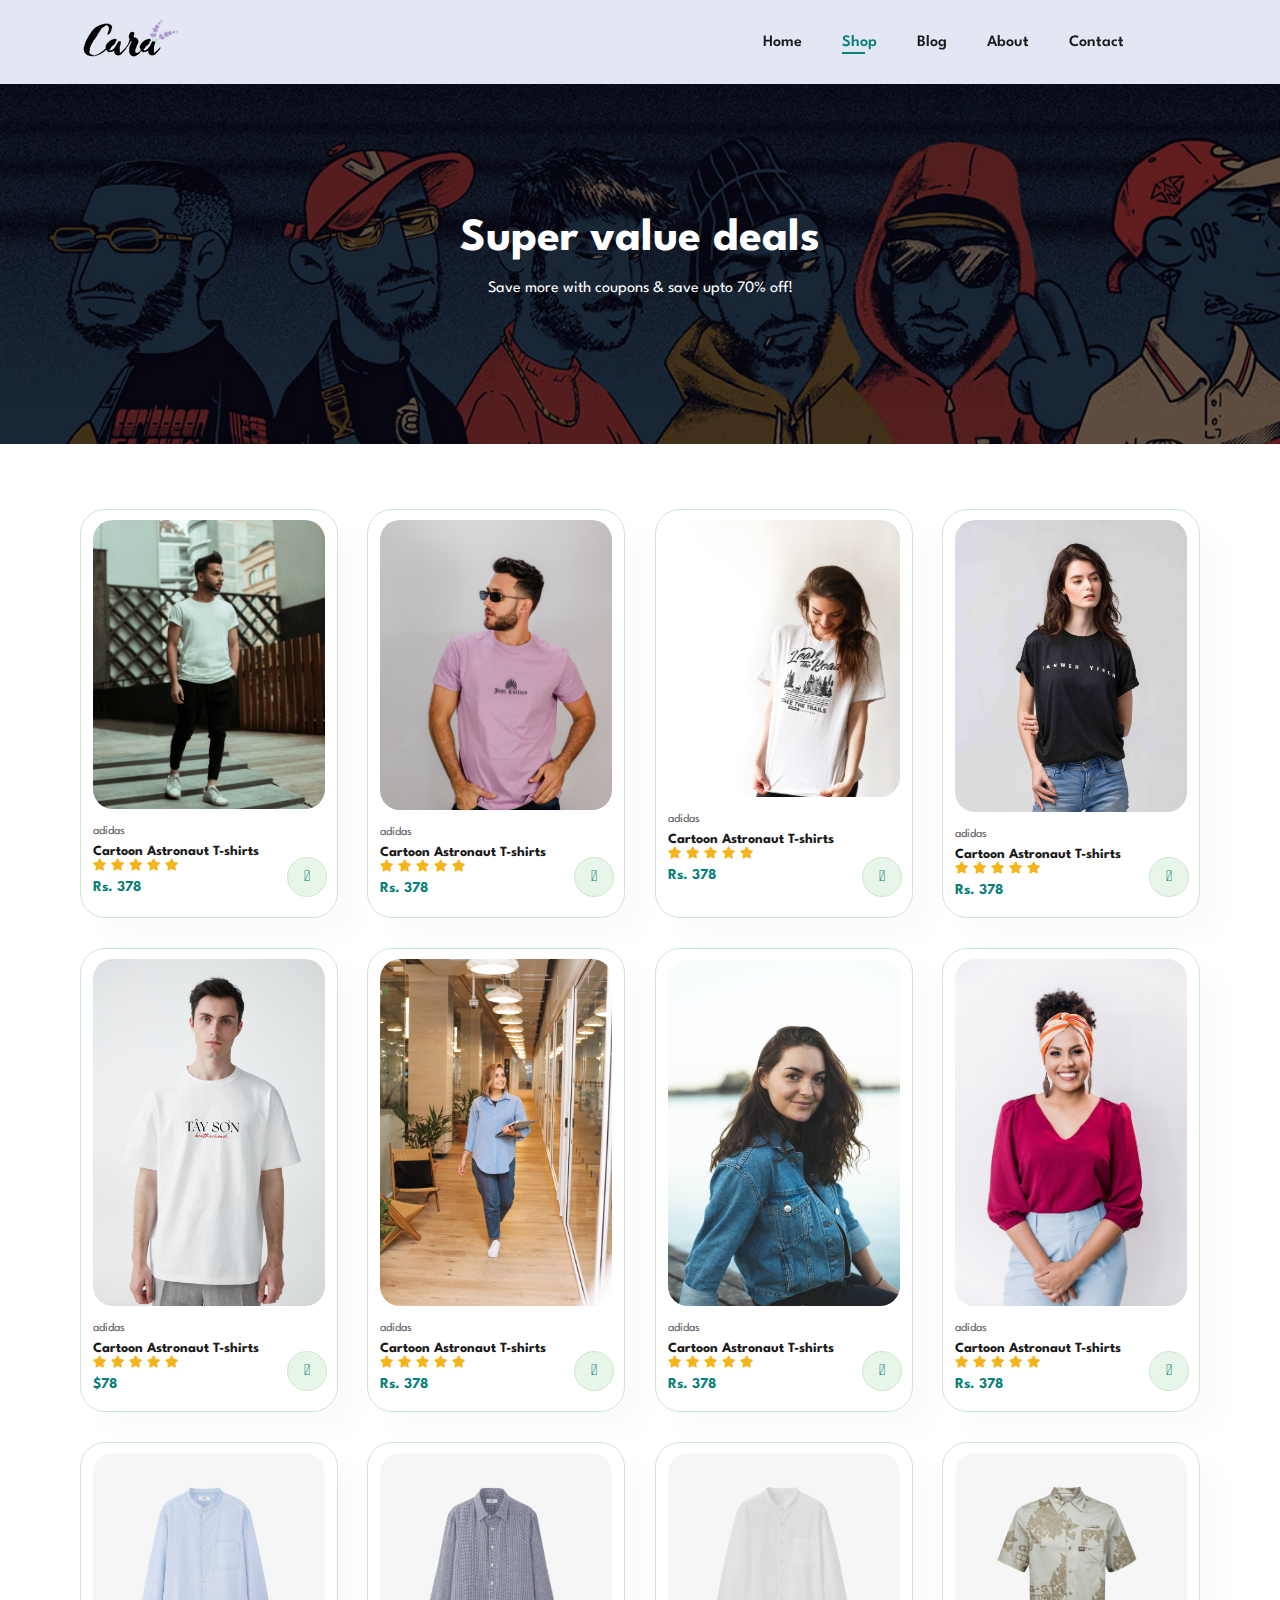
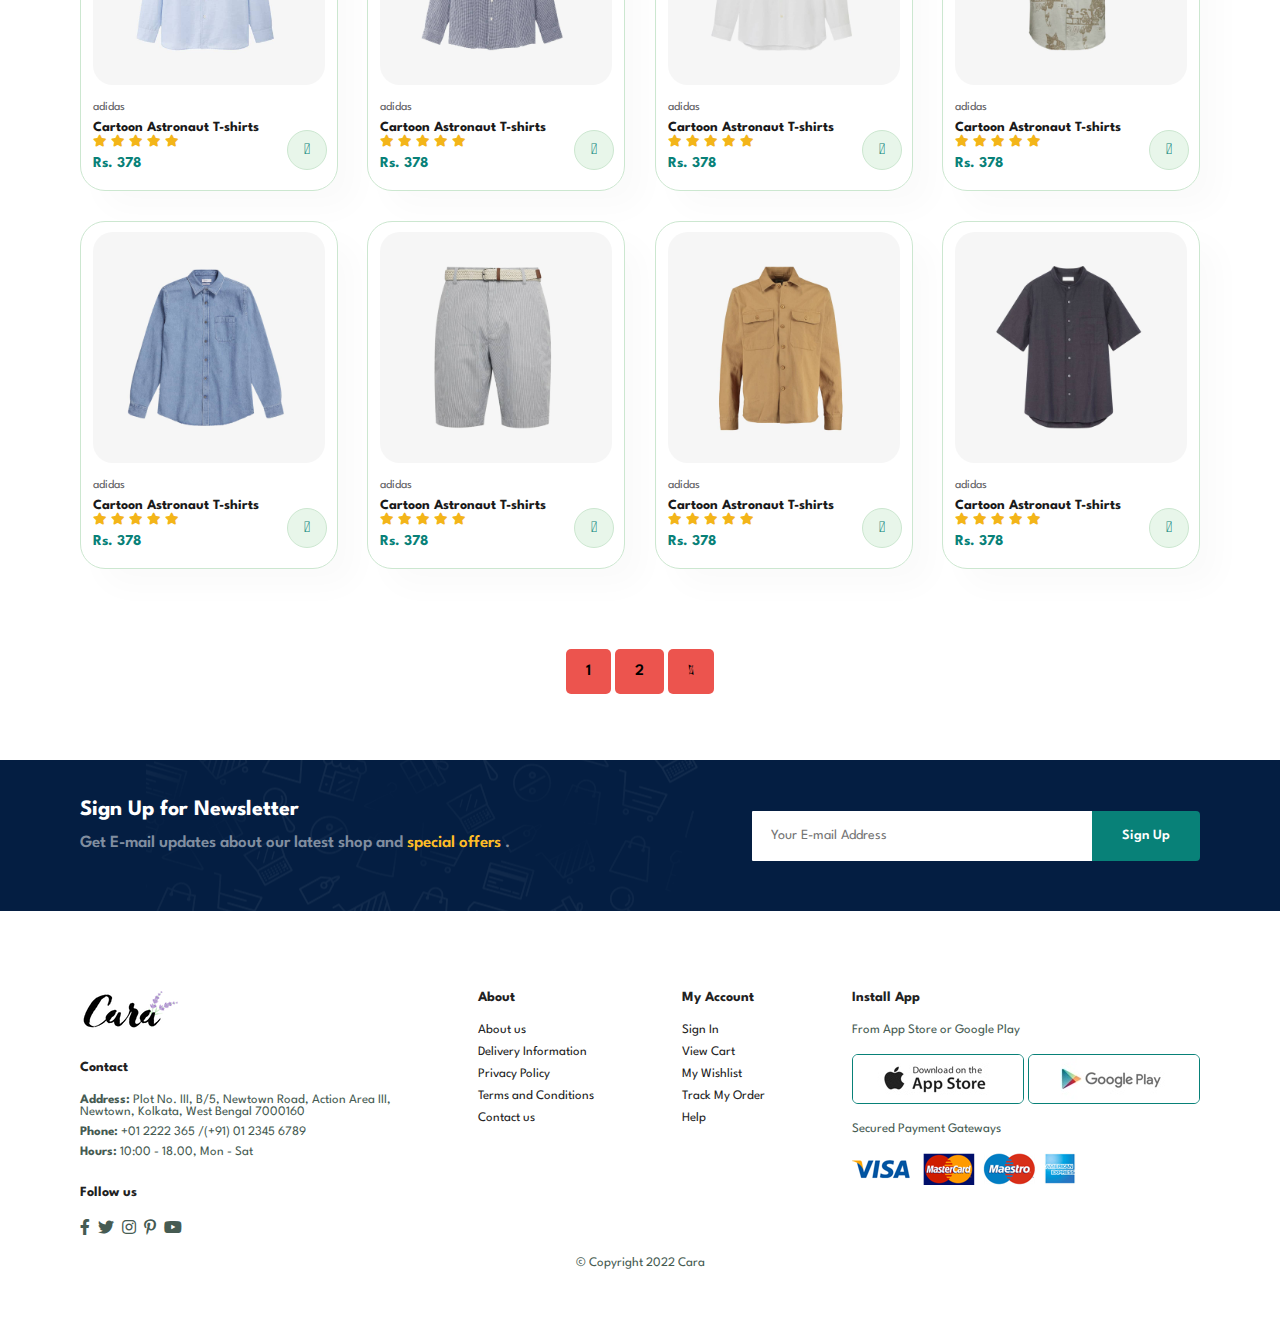
<file: shop.html>
<!DOCTYPE html>
<html lang="en">
<head>
    <meta charset="UTF-8">
    <meta http-equiv="X-UA-Compatible" content="IE=edge">
    <meta name="viewport" content="width=device-width, initial-scale=1.0">
    <title>E-commerce Site</title>
    <link rel="stylesheet" href="https://pro.fontawesome.com/releases/v5.10.0/css/all.css"/>
    <link rel="stylesheet" href="style.css">
</head>
<body>
    <section id="header">
        <a href="#"><img src="img/logo.png" class="logo" alt=""></a>
    
        <div>
            <ul id="navbar">
                <li><a  href="index.html">Home</a></li>
                <li><a class="active" href="shop.html">Shop</a></li>
                <li><a href="blog.html">Blog</a></li>
                <li><a href="about.html">About</a></li>
                <li><a href="contact.html">Contact</a></li>
                <li><a href="cart.html"><i class="far fa-shopping-bag"></i></a></li>
            </ul>
        </div>
    </section>

    <section id="page-header">

        <h2>Super value deals</h2>
        
        <p>Save more with coupons & save upto 70% off!</p>
        
    </section>

    <section id="product1" class="section-p1">
        
        <div class="pro-container">
            <div class="pro" onclick="window.location.href='sproduct.html';" >
                <img src="img/products/f1.jpg" alt="">
                <div class="des">
                    <span>adidas</span>
                    <h5>Cartoon Astronaut T-shirts</h5>
                    <div class="star">
                        <i class="fas fa-star"></i>
                        <i class="fas fa-star"></i>
                        <i class="fas fa-star"></i>
                        <i class="fas fa-star"></i>
                        <i class="fas fa-star"></i>
                    </div>
                    <h4>Rs. 378</h4>
                </div>
                <a href="#"><i class="fal fa-shopping-cart cart"></i></a>
            </div>

            <div class="pro">
                <img src="img/products/f2.jpg" alt="">
                <div class="des">
                    <span>adidas</span>
                    <h5>Cartoon Astronaut T-shirts</h5>
                    <div class="star">
                        <i class="fas fa-star"></i>
                        <i class="fas fa-star"></i>
                        <i class="fas fa-star"></i>
                        <i class="fas fa-star"></i>
                        <i class="fas fa-star"></i>
                    </div>
                    <h4>Rs. 378</h4>
                </div>
                <a href="#"><i class="fal fa-shopping-cart cart"></i></a>
            </div>

            <div class="pro">
                <img src="img/products/f3.jpg" alt="">
                <div class="des">
                    <span>adidas</span>
                    <h5>Cartoon Astronaut T-shirts</h5>
                    <div class="star">
                        <i class="fas fa-star"></i>
                        <i class="fas fa-star"></i>
                        <i class="fas fa-star"></i>
                        <i class="fas fa-star"></i>
                        <i class="fas fa-star"></i>
                    </div>
                    <h4>Rs. 378</h4>
                </div>
                <a href="#"><i class="fal fa-shopping-cart cart"></i></a>
            </div>

            <div class="pro">
                <img src="img/products/f4.jpg" alt="">
                <div class="des">
                    <span>adidas</span>
                    <h5>Cartoon Astronaut T-shirts</h5>
                    <div class="star">
                        <i class="fas fa-star"></i>
                        <i class="fas fa-star"></i>
                        <i class="fas fa-star"></i>
                        <i class="fas fa-star"></i>
                        <i class="fas fa-star"></i>
                    </div>
                    <h4>Rs. 378</h4>
                </div>
                <a href="#"><i class="fal fa-shopping-cart cart"></i></a>
            </div>

            <div class="pro">
                <img src="img/products/f5.jpg" alt="">
                <div class="des">
                    <span>adidas</span>
                    <h5>Cartoon Astronaut T-shirts</h5>
                    <div class="star">
                        <i class="fas fa-star"></i>
                        <i class="fas fa-star"></i>
                        <i class="fas fa-star"></i>
                        <i class="fas fa-star"></i>
                        <i class="fas fa-star"></i>
                    </div>
                    <h4>$78</h4>
                </div>
                <a href="#"><i class="fal fa-shopping-cart cart"></i></a>
            </div>

            <div class="pro">
                <img src="img/products/f6.jpg" alt="">
                <div class="des">
                    <span>adidas</span>
                    <h5>Cartoon Astronaut T-shirts</h5>
                    <div class="star">
                        <i class="fas fa-star"></i>
                        <i class="fas fa-star"></i>
                        <i class="fas fa-star"></i>
                        <i class="fas fa-star"></i>
                        <i class="fas fa-star"></i>
                    </div>
                    <h4>Rs. 378</h4>
                </div>
                <a href="#"><i class="fal fa-shopping-cart cart"></i></a>
            </div>

            <div class="pro">
                <img src="img/products/f7.jpg" alt="">
                <div class="des">
                    <span>adidas</span>
                    <h5>Cartoon Astronaut T-shirts</h5>
                    <div class="star">
                        <i class="fas fa-star"></i>
                        <i class="fas fa-star"></i>
                        <i class="fas fa-star"></i>
                        <i class="fas fa-star"></i>
                        <i class="fas fa-star"></i>
                    </div>
                    <h4>Rs. 378</h4>
                </div>
                <a href="#"><i class="fal fa-shopping-cart cart"></i></a>
            </div>

            <div class="pro">
                <img src="img/products/f8.jpg" alt="">
                <div class="des">
                    <span>adidas</span>
                    <h5>Cartoon Astronaut T-shirts</h5>
                    <div class="star">
                        <i class="fas fa-star"></i>
                        <i class="fas fa-star"></i>
                        <i class="fas fa-star"></i>
                        <i class="fas fa-star"></i>
                        <i class="fas fa-star"></i>
                    </div>
                    <h4>Rs. 378</h4>
                </div>
                <a href="#"><i class="fal fa-shopping-cart cart"></i></a>
            </div>
        

   
       
        
            <div class="pro">
                <img src="img/products/n1.jpg" alt="">
                <div class="des">
                    <span>adidas</span>
                    <h5>Cartoon Astronaut T-shirts</h5>
                    <div class="star">
                        <i class="fas fa-star"></i>
                        <i class="fas fa-star"></i>
                        <i class="fas fa-star"></i>
                        <i class="fas fa-star"></i>
                        <i class="fas fa-star"></i>
                    </div>
                    <h4>Rs. 378</h4>
                </div>
                <a href="#"><i class="fal fa-shopping-cart cart"></i></a>
            </div>

            <div class="pro">
                <img src="img/products/n2.jpg" alt="">
                <div class="des">
                    <span>adidas</span>
                    <h5>Cartoon Astronaut T-shirts</h5>
                    <div class="star">
                        <i class="fas fa-star"></i>
                        <i class="fas fa-star"></i>
                        <i class="fas fa-star"></i>
                        <i class="fas fa-star"></i>
                        <i class="fas fa-star"></i>
                    </div>
                    <h4>Rs. 378</h4>
                </div>
                <a href="#"><i class="fal fa-shopping-cart cart"></i></a>
            </div>

            <div class="pro">
                <img src="img/products/n3.jpg" alt="">
                <div class="des">
                    <span>adidas</span>
                    <h5>Cartoon Astronaut T-shirts</h5>
                    <div class="star">
                        <i class="fas fa-star"></i>
                        <i class="fas fa-star"></i>
                        <i class="fas fa-star"></i>
                        <i class="fas fa-star"></i>
                        <i class="fas fa-star"></i>
                    </div>
                    <h4>Rs. 378</h4>
                </div>
                <a href="#"><i class="fal fa-shopping-cart cart"></i></a>
            </div>

            <div class="pro">
                <img src="img/products/n4.jpg" alt="">
                <div class="des">
                    <span>adidas</span>
                    <h5>Cartoon Astronaut T-shirts</h5>
                    <div class="star">
                        <i class="fas fa-star"></i>
                        <i class="fas fa-star"></i>
                        <i class="fas fa-star"></i>
                        <i class="fas fa-star"></i>
                        <i class="fas fa-star"></i>
                    </div>
                    <h4>Rs. 378</h4>
                </div>
                <a href="#"><i class="fal fa-shopping-cart cart"></i></a>
            </div>

            <div class="pro">
                <img src="img/products/n5.jpg" alt="">
                <div class="des">
                    <span>adidas</span>
                    <h5>Cartoon Astronaut T-shirts</h5>
                    <div class="star">
                        <i class="fas fa-star"></i>
                        <i class="fas fa-star"></i>
                        <i class="fas fa-star"></i>
                        <i class="fas fa-star"></i>
                        <i class="fas fa-star"></i>
                    </div>
                    <h4>Rs. 378</h4>
                </div>
                <a href="#"><i class="fal fa-shopping-cart cart"></i></a>
            </div>

            <div class="pro">
                <img src="img/products/n6.jpg" alt="">
                <div class="des">
                    <span>adidas</span>
                    <h5>Cartoon Astronaut T-shirts</h5>
                    <div class="star">
                        <i class="fas fa-star"></i>
                        <i class="fas fa-star"></i>
                        <i class="fas fa-star"></i>
                        <i class="fas fa-star"></i>
                        <i class="fas fa-star"></i>
                    </div>
                    <h4>Rs. 378</h4>
                </div>
                <a href="#"><i class="fal fa-shopping-cart cart"></i></a>
            </div>

            <div class="pro">
                <img src="img/products/n7.jpg" alt="">
                <div class="des">
                    <span>adidas</span>
                    <h5>Cartoon Astronaut T-shirts</h5>
                    <div class="star">
                        <i class="fas fa-star"></i>
                        <i class="fas fa-star"></i>
                        <i class="fas fa-star"></i>
                        <i class="fas fa-star"></i>
                        <i class="fas fa-star"></i>
                    </div>
                    <h4>Rs. 378</h4>
                </div>
                <a href="#"><i class="fal fa-shopping-cart cart"></i></a>
            </div>

            <div class="pro">
                <img src="img/products/n8.jpg" alt="">
                <div class="des">
                    <span>adidas</span>
                    <h5>Cartoon Astronaut T-shirts</h5>
                    <div class="star">
                        <i class="fas fa-star"></i>
                        <i class="fas fa-star"></i>
                        <i class="fas fa-star"></i>
                        <i class="fas fa-star"></i>
                        <i class="fas fa-star"></i>
                    </div>
                    <h4>Rs. 378</h4>
                </div>
                <a href="#"><i class="fal fa-shopping-cart cart"></i></a>
            </div>
        </div>
    </section>

    <section id="pagination" class="section-p1">
        <a href="#">1</a>
        <a href="#">2</a>
        <a href="#"><i class="fal fa-long-arrow-alt-right"></i></a>

    </section>

    <section id="newsletter" class="section-p1 section-m1">
        <div class="newstext">
            <h4>Sign Up for Newsletter</h4>
            <p>Get E-mail updates about our latest shop and <span>special offers</span> .</p>
        </div>
        <div class="form">
            <input type="text" placeholder="Your E-mail Address">
            <button class="normal">Sign Up</button>
        </div>
    </section>

    <footer class="section-p1">
        <div class="col">
            <img class="logo" src="img/logo.png" alt="">
            <h4>Contact</h4>
            <p><strong>Address: </strong> Plot No. III, B/5, Newtown Road, Action Area III,<br> Newtown, Kolkata, West Bengal 7000160</p>
            <p><strong>Phone: </strong> +01 2222 365 /(+91) 01 2345 6789</p>
            <p><strong>Hours: </strong> 10:00 - 18.00, Mon - Sat</p>
            <div class="follow">
                <h4>Follow us</h4>
                <div class="icon">
                    <i class="fab fa-facebook-f"></i>
                    <i class="fab fa-twitter"></i>
                    <i class="fab fa-instagram"></i>
                    <i class="fab fa-pinterest-p"></i>
                    <i class="fab fa-youtube"></i>
                </div>
            </div>
        </div>

        <div class="col">
            <h4>About</h4>
            <a href="#">About us</a>
            <a href="#">Delivery Information</a>
            <a href="#">Privacy Policy</a>
            <a href="#">Terms and Conditions</a>
            <a href="#">Contact us</a>
        </div>

        <div class="col">
            <h4>My Account</h4>
            <a href="#">Sign In</a>
            <a href="#">View Cart</a>
            <a href="#">My Wishlist</a>
            <a href="#">Track My Order</a>
            <a href="#">Help</a>
        </div>

        <div class="col install">
            <h4>Install App</h4>
            <p>From App Store or Google Play</p>
            <div class="row">
                <img src="img/pay/app.jpg" alt="">
                <img src="img/pay/play.jpg" alt="">
            </div>
            <p>Secured Payment Gateways </p>
            <img src="img/pay/pay.png" alt="">
        </div>

        <div class="copyright">
            <p>&copy; Copyright 2022 Cara</p>
            
        </div>
    </footer>


    <script src="script.js"></script>
</body>
</html>
</file>
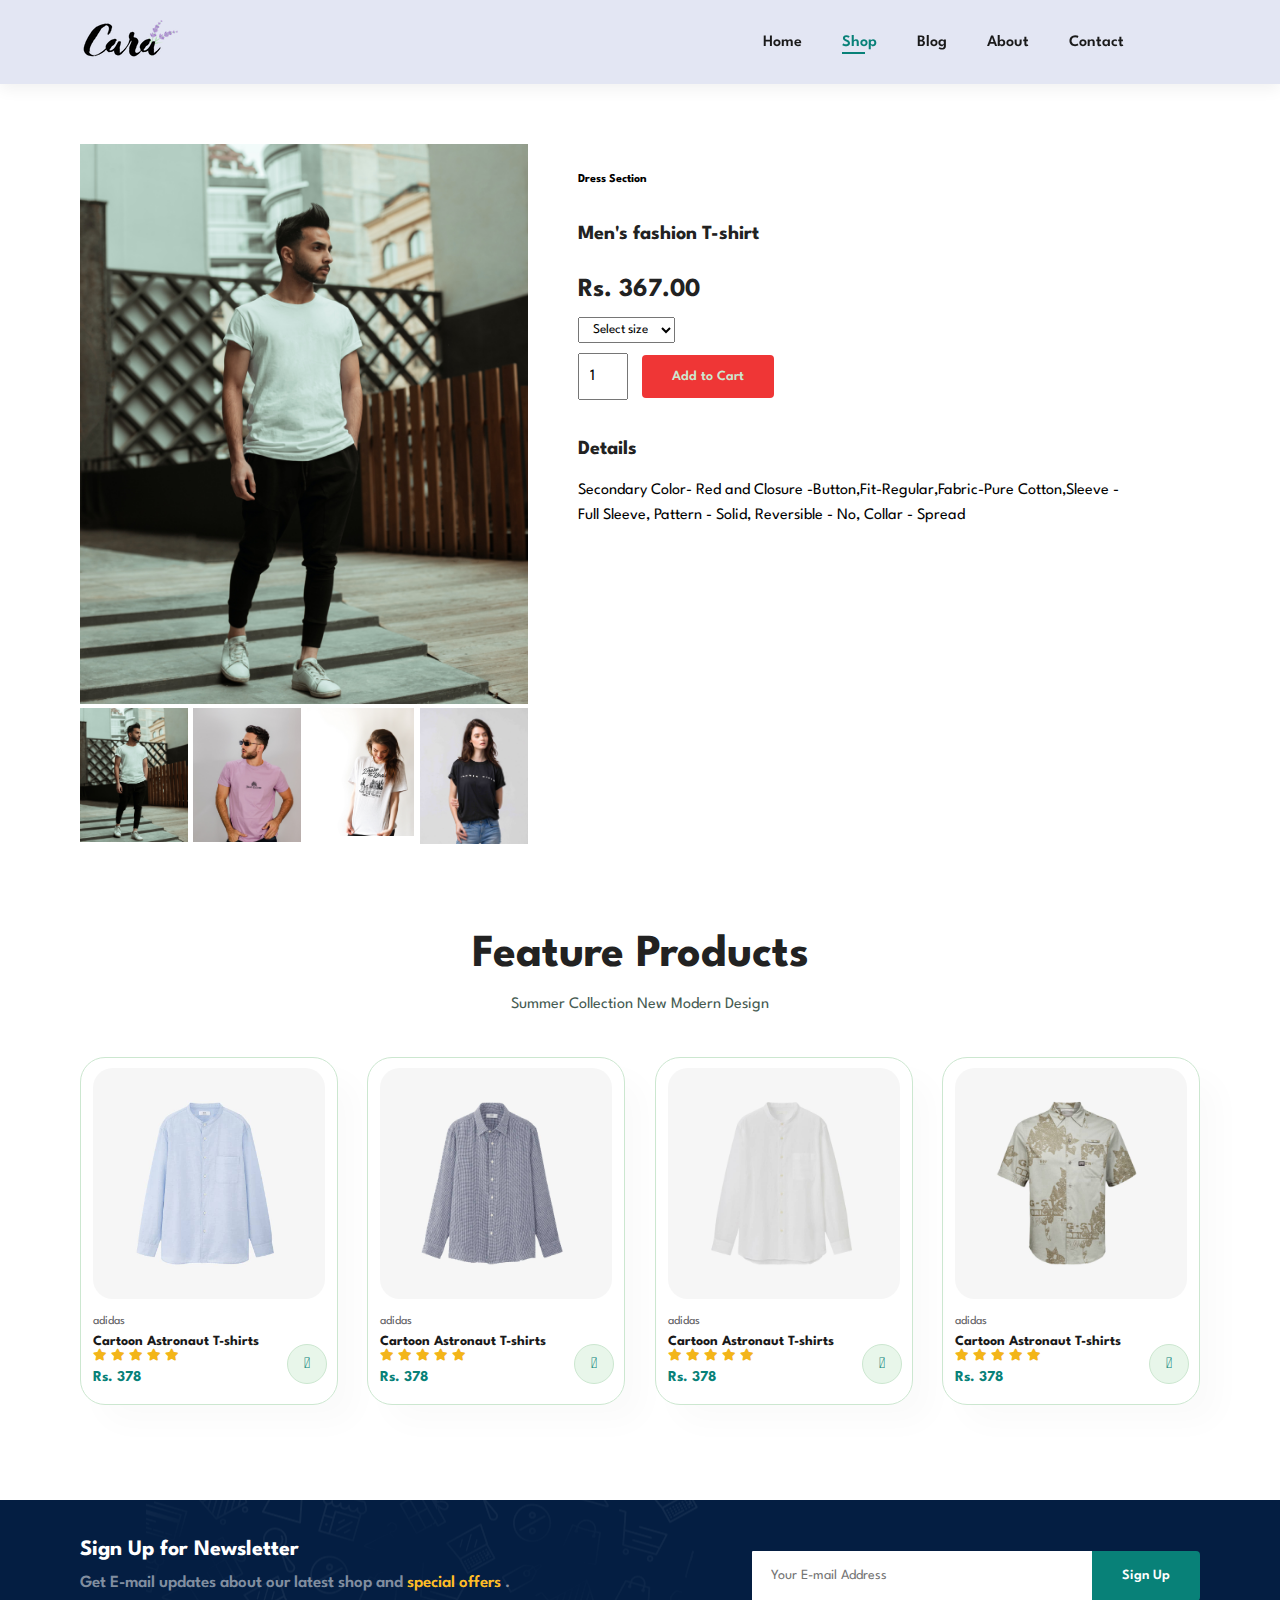
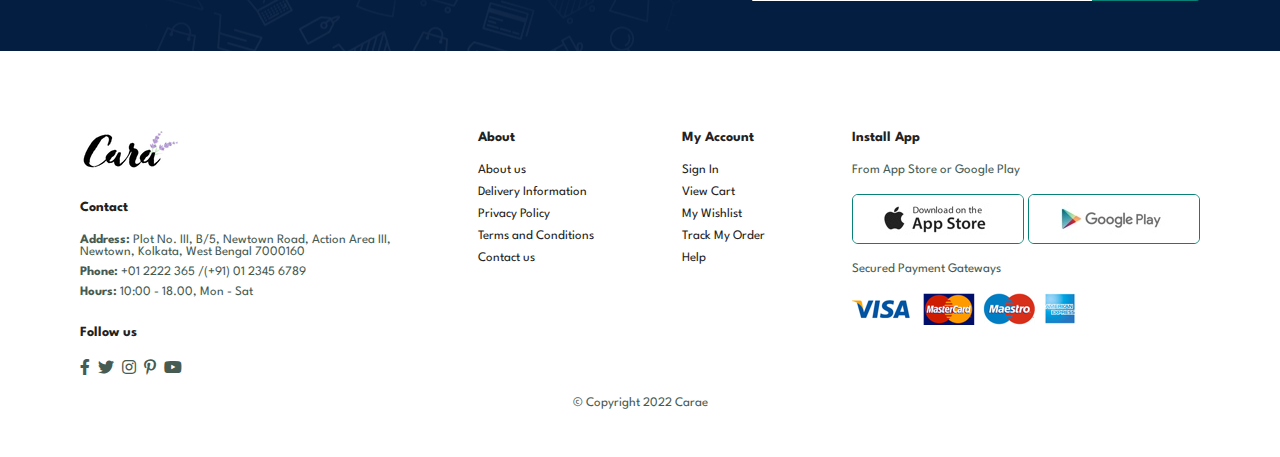
<file: sproduct.html>
<!DOCTYPE html>
<html lang="en">
<head>
    <meta charset="UTF-8">
    <meta http-equiv="X-UA-Compatible" content="IE=edge">
    <meta name="viewport" content="width=device-width, initial-scale=1.0">
    <title>E-commerce Site</title>
    <link rel="stylesheet" href="https://pro.fontawesome.com/releases/v5.10.0/css/all.css"/>
    <link rel="stylesheet" href="style.css">
</head>
<body>
    <section id="header">
        <a href="#"><img src="img/logo.png" class="logo" alt=""></a>
    
        <div>
            <ul id="navbar">
                <li><a  href="index.html">Home</a></li>
                <li><a class="active" href="shop.html">Shop</a></li>
                <li><a href="blog.html">Blog</a></li>
                <li><a href="about.html">About</a></li>
                <li><a href="contact.html">Contact</a></li>
                <li><a href="cart.html"><i class="far fa-shopping-bag"></i></a></li>
            </ul>
        </div>
    </section>

    <section id="prodetails" class="section-p1">
        <div class="single-pro-image">
            <img src="img/products/f1.jpg" width="100%" id="MainImg" alt="">
            <div class="small-img-group">
                <div class="small-img-col">
                    <img src="img/products/f1.jpg" width="100%" class="small-img" alt="">
                </div>
                <div class="small-img-col">
                    <img src="img/products/f2.jpg" width="100%" class="small-img" alt="">
                </div>
                <div class="small-img-col">
                    <img src="img/products/f3.jpg" width="100%" class="small-img" alt="">
                </div>
                <div class="small-img-col">
                    <img src="img/products/f4.jpg" width="100%" class="small-img" alt="">
                </div>
            </div>
        </div>
        
        <div class="single-pro-details">
            <h6>Dress Section</h6>
            <h4>Men's fashion T-shirt</h4>
            <h2>Rs. 367.00</h2>
            <select >
                <option>Select size</option>
                <option>Xll</option>
                <option>xl</option>
                <option>l</option>
                <option>M</option>
                <option>S</option>
            </select>
            <input type="number" value="1">
            <button class="normal">Add to Cart</button>
            <h4>Details</h4>
            <span>Secondary Color- Red and Closure -Button,Fit-Regular,Fabric-Pure Cotton,Sleeve -Full Sleeve,
                Pattern -
                Solid,
                Reversible -
                No,
                Collar -
                Spread</span>
        </div>
    </section>

    <section id="product1" class="section-p1">
        <h2>Feature Products</h2>
        <p>Summer Collection New Modern Design</p>
        <div class="pro-container">
            <div class="pro">
                <img src="img/products/n1.jpg" alt="">
                <div class="des">
                    <span>adidas</span>
                    <h5>Cartoon Astronaut T-shirts</h5>
                    <div class="star">
                        <i class="fas fa-star"></i>
                        <i class="fas fa-star"></i>
                        <i class="fas fa-star"></i>
                        <i class="fas fa-star"></i>
                        <i class="fas fa-star"></i>
                    </div>
                    <h4>Rs. 378</h4>
                </div>
                <a href="#"><i class="fal fa-shopping-cart cart"></i></a>
            </div>

            <div class="pro">
                <img src="img/products/n2.jpg" alt="">
                <div class="des">
                    <span>adidas</span>
                    <h5>Cartoon Astronaut T-shirts</h5>
                    <div class="star">
                        <i class="fas fa-star"></i>
                        <i class="fas fa-star"></i>
                        <i class="fas fa-star"></i>
                        <i class="fas fa-star"></i>
                        <i class="fas fa-star"></i>
                    </div>
                    <h4>Rs. 378</h4>
                </div>
                <a href="#"><i class="fal fa-shopping-cart cart"></i></a>
            </div>

            <div class="pro">
                <img src="img/products/n3.jpg" alt="">
                <div class="des">
                    <span>adidas</span>
                    <h5>Cartoon Astronaut T-shirts</h5>
                    <div class="star">
                        <i class="fas fa-star"></i>
                        <i class="fas fa-star"></i>
                        <i class="fas fa-star"></i>
                        <i class="fas fa-star"></i>
                        <i class="fas fa-star"></i>
                    </div>
                    <h4>Rs. 378</h4>
                </div>
                <a href="#"><i class="fal fa-shopping-cart cart"></i></a>
            </div>

            <div class="pro">
                <img src="img/products/n4.jpg" alt="">
                <div class="des">
                    <span>adidas</span>
                    <h5>Cartoon Astronaut T-shirts</h5>
                    <div class="star">
                        <i class="fas fa-star"></i>
                        <i class="fas fa-star"></i>
                        <i class="fas fa-star"></i>
                        <i class="fas fa-star"></i>
                        <i class="fas fa-star"></i>
                    </div>
                    <h4>Rs. 378</h4>
                </div>
                <a href="#"><i class="fal fa-shopping-cart cart"></i></a>
            </div>
        </div>
    </section>

    <section id="newsletter" class="section-p1 section-m1">
        <div class="newstext">
            <h4>Sign Up for Newsletter</h4>
            <p>Get E-mail updates about our latest shop and <span>special offers</span> .</p>
        </div>
        <div class="form">
            <input type="text" placeholder="Your E-mail Address">
            <button class="normal">Sign Up</button>
        </div>
    </section>

    <footer class="section-p1">
        <div class="col">
            <img class="logo" src="img/logo.png" alt="">
            <h4>Contact</h4>
            <p><strong>Address: </strong> Plot No. III, B/5, Newtown Road, Action Area III,<br> Newtown, Kolkata, West Bengal 7000160</p>
            <p><strong>Phone: </strong> +01 2222 365 /(+91) 01 2345 6789</p>
            <p><strong>Hours: </strong> 10:00 - 18.00, Mon - Sat</p>
            <div class="follow">
                <h4>Follow us</h4>
                <div class="icon">
                    <i class="fab fa-facebook-f"></i>
                    <i class="fab fa-twitter"></i>
                    <i class="fab fa-instagram"></i>
                    <i class="fab fa-pinterest-p"></i>
                    <i class="fab fa-youtube"></i>
                </div>
            </div>
        </div>

        <div class="col">
            <h4>About</h4>
            <a href="#">About us</a>
            <a href="#">Delivery Information</a>
            <a href="#">Privacy Policy</a>
            <a href="#">Terms and Conditions</a>
            <a href="#">Contact us</a>
        </div>

        <div class="col">
            <h4>My Account</h4>
            <a href="#">Sign In</a>
            <a href="#">View Cart</a>
            <a href="#">My Wishlist</a>
            <a href="#">Track My Order</a>
            <a href="#">Help</a>
        </div>

        <div class="col install">
            <h4>Install App</h4>
            <p>From App Store or Google Play</p>
            <div class="row">
                <img src="img/pay/app.jpg" alt="">
                <img src="img/pay/play.jpg" alt="">
            </div>
            <p>Secured Payment Gateways </p>
            <img src="img/pay/pay.png" alt="">
        </div>

        <div class="copyright">
            <p>&copy; Copyright 2022 Carae</p>
            
        </div>
    </footer>

    <script>
        var MainImg = document.getElementById("MainImg");
        var smallimg = document.getElementsByClassName("small-img");
    
        smallimg[0].onclick = function(){
            MainImg.src = smallimg[0].src;
        }
        smallimg[1].onclick = function(){
            MainImg.src = smallimg[1].src;
        }
        smallimg[2].onclick = function(){
            MainImg.src = smallimg[2].src;
        }
        smallimg[3].onclick = function(){
            MainImg.src = smallimg[3].src;
        }
    </script>
    


    <script src="script.js"></script>
</body>
</html>
</file>
<file: style.css>
@import url('https://fonts.googleapis.com/css2?family=Spartan:wght@100;200;300;400;500;600;700;800;900&display=swap');
*{
    margin: 0;
    padding: 0;
    box-sizing: border-box;
    font-family: 'Spartan', sans-serif;
}

h1{
    font-size: 50px;
    line-height: 64px;
    color: #222;
}



h2{
    font-size: 46px;
    line-height: 54px;
    color: #222;
}

h4{
    font-size: 20px;
    color: #222;
}
h6{
    font-weight: 700;
    font-size: 12px;
}
p{
    font-size: 16px;
    color: #465b52;
    margin: 15px 0 20px 0;
}
.section-p1{
    padding: 40px 80px;
}
.section-m1{
    margin: 40px 0;
}

button.normal{
    font-size: 14px;
    font-weight: 600;
    padding: 15px 30px;
    color: #000;
    background-color: #fff;
    border-radius: 4px;
    cursor: pointer;
    border: none;
    outline: none;
    transition: 0.2s;
}

button.white{
    font-size: 13px;
    font-weight: 600;
    padding: 11px 18px;
    color: #fff;
    background-color: transparent;
    border-radius: 4px;
    cursor: pointer;
    border: 1px solid #fff;
    outline: none;
    transition: 0.2s;
}

body{
    width: 100%;
}
/* Header part*/
#header{
    display: flex;
    align-items: center;
    justify-content: space-between;
    padding: 20px 80px;
    background: #E3E6F3;
    box-shadow: 0 5px 15px rgba(0, 0, 0, 0.06);
    z-index: 999;
    position: sticky;
    top: 0;
    left: 0;
}
#navbar{
    display: flex;
    align-items: center;
    justify-content: center;
}
#navbar li{
    list-style: none;
    padding: 0 20px;
    position: relative;
}
#navbar li a{
    text-decoration: none;
    font-size: 16px;
    font-weight: 600;
    color: #1a1a1a;
    transition: 0.3s ease;
}
#navbar li a:hover,
#navbar li a.active{
    color: #088178;
}

#navbar li a.active::after,
#navbar li a:hover::after{
    content: "";
    width: 30%;
    height: 2px;
    background: #088178;
    position: absolute;
    bottom: -4px;
    left: 20px;
}
#mobile {
    display: none;
    align-items: center;
}
#close{
    display: none;
}


/*Home page*/
#hero{
    /* background-image: url("img/hero4.png"); */
    padding: 0;
    margin: 0;
    overflow: hidden;
}
/* body{
    padding: 0;
    margin: 0;
    overflow: hidden;
 } */

#hero .slider1, .slider2, .slider3, .slider4{
    height: 100vh;
    width: 100%;
    position: absolute;
    left: 0;
    top: 0;
    overflow: hidden;
 }

#hero img{
    width: 120%;
    position: absolute;
    left: 50%;
    top: 50%;
    transform: translate(-50%, -50%);
    opacity: 75%;
    animation: zoom-out 3s linear infinite;
 }
@keyframes zoom-out{
   100%{
    width: 100%;
   } 
}

/* #hero .overlay{
    width: 100%;
    height: 100vh;
    background: linear-gradient(rgba(0,0,0,0.7), rgba(0,0,0,0.7));
    position: absolute;
    top: 0;
} */
#hero .text-box{
    width: 600px;
    /* background: linear-gradient(rgba(0,0,0,0.45), rgba(0,0,0,0.5)); */
    position: absolute;
    top: 300px;
    left: 100px;
    color: rgb(0, 0, 0);
    animation: textup 12s linear infinite;
    transform: translateY(100px);
 }

#hero .text-box h1{
    margin-bottom: 20px;
    

}

#hero .text-box p{
    font-size: 15px;
    line-height: 18px;
    margin-top: 50px;
    color: rgb(2, 2, 64);
}

.text-box span{
    background: rgb(75, 49, 49);
    height: 3px;
    width: 10%;
    position: absolute;
    left: 0;
}

.slider1{
    animation: slide1 12s linear infinite;
}
.slider2{
    animation: slide2 12s linear infinite;
}
.slider3{
    animation: slide3 12s linear infinite;
}
.slider4{
    animation: slide4 12s linear infinite;
}

@keyframes slide1{
    0%{
        visibility: visible;
    }
    25%{
        visibility: hidden;
    }
    50%{
        visibility: hidden;
    }
    75%{
        visibility: hidden;
    }
    100%{
        visibility: visible;
    }
}

@keyframes slide2{
    0%{
        visibility: hidden;
    }
    25%{
        visibility: hidden;
    }
    50%{
        visibility: visible;
    }
    75%{
        visibility: hidden;
    }
    100%{
        visibility: hidden;
    }
}

@keyframes slide3{
    0%{
        visibility: hidden;
    }
    25%{
        visibility: hidden;
    }
    50%{
        visibility: hidden;
    }
    75%{
        visibility: visible;
    }
    100%{
        visibility: hidden;
    }
}
@keyframes slide4{
    0%{
        visibility: hidden;
    }
    25%{
        visibility: hidden;
    }
    50%{
        visibility: hidden;
    }
    75%{
        visibility: hidden;
    }
    100%{
        visibility: visible;
    }
}

@keyframes textup{
    10%{
        transform: translateY(0px);
    }
    100%{
        transform: translateY(0px);
    }
}

.text-box1{
    animation-delay: 0s;
}

.text-box2{
    animation-delay: 3s;
}

.text-box3{
    animation-delay: 6s;
}

.text-box4{
    animation-delay: 9s;
}

#hero h4{
    padding-bottom: 15px;
}
#hero h1{
    color: #088178;
}
#hero button{
    background-image: url("img/button.png");
    background-color: transparent;
    color: #088178;
    border: 0;
    padding: 14px 80px 14px 65px;
    background-repeat: no-repeat;
    cursor: pointer;
    font-weight: 700;
    font-size: 15px;
}

#feature{
    display: flex;
    align-items: center;
    justify-content: space-between;
    flex-wrap: wrap;
    margin-top: 600px;
}

#feature .fe-box{
    width: 180px;
    text-align: center;
    padding: 25px 15px;
    box-shadow: 20px 20px 34px rgba(0, 0, 0, 0.03);
    border: 1px solid #cce7d0;
    border-radius: 4px;
    margin: 15px 0;
}
#feature .fe-box:hover{
    box-shadow: 10px 10px 54px rgba(70, 62, 221, 0.1);
}

#feature .fe-box img{
    width: 100%;
    margin-bottom: 10px;
}
#feature .fe-box h6{
    display: inline-block;
    padding: 9px 8px 6px 8px;
    line-height: 1;
    border-radius: 4px;
    color: #088178;
    background-color: #fddde4;
}
#feature .fe-box:nth-child(2) h6{
    background-color: #cdebbc;
}
#feature .fe-box:nth-child(3) h6{
    background-color: #d1e8f2;
}
#feature .fe-box:nth-child(4) h6{
    background-color: #cdd4f8;
}
#feature .fe-box:nth-child(5) h6{
    background-color: #f6dbf6;
}
#feature .fe-box:nth-child(6) h6{
    background-color: #fff2e5;
}

#product1{
    text-align: center;
}

#product1 .pro{
    width: 23%;
    min-width: 250px;
    padding: 10px 12px;
    border: 1px solid #cce7d0;
    border-radius: 25px;
    cursor: pointer;
    box-shadow: 20px 20px 30px rgba(0, 0, 0, 0.02);
    margin: 15px 0;
    transition: 0.2s ease;
    position: relative;
}
#product1 .pro-container{
    display: flex;
    justify-content: space-between;
    padding-top: 10px;
    flex-wrap: wrap;
}

#product1 .pro:hover{
    box-shadow: 20px 20px 30px rgba(0, 0, 0, 0.07);
}
#product1 .pro img{
    width: 100%;
    border-radius: 20px;
}

#product1 .pro .des{
    text-align: start;
    padding: 10px 0;
}

#product1 .pro .des span{
    color: #606063;
    font-size: 12px;
}

#product1 .pro .des h5{
    padding-top: 7px;
    color: #1a1a1a;
    font-size: 14px;
}
#product1 .pro .des i{
    font-size: 12px;
    color: rgb(243, 181, 25);
}

#product1 .pro .des h4{
    padding-top: 7px;
    font-size: 15px;
    font-weight: 700;
    color: #088178;
}

#product1 .pro .cart{
    width: 40px;
    height: 40px;
    line-height: 40px;
    border-radius: 50px;
    background-color: #e8f6ea;
    font-weight: 500;
    color: #088178;
    border: 1px solid #cce7d0;
    position: absolute;
    bottom: 20px;
    right: 10px;
}

#banner{
    display: flex;
    flex-direction: column;
    justify-content: center;
    align-items: center;
    text-align: center;
    background-image: url("img/banner/b2.jpg");
    width: 100%;
    height: 40vh;
    background-size: cover;
    background-position: center;
}

#banner h4{
    color: #fff;
    font-size: 16px;

}

#banner h2{
    color: #fff;
    font-size: 30px;
    padding: 10px 0;
}

#banner h2 span{
    color: #ef3636;
}
#banner button:hover{
    background: #088178;
    color: white;
}

#sm-banner{
    display: flex;
    justify-content: space-between;
    flex-wrap: wrap;
}

#sm-banner .banner-box{
    display: flex;
    flex-direction: column;
    justify-content: center;
    align-items: flex-start;
    background-image: url("img/banner/b17.jpg");
    min-width: 665px;
    height: 50vh;
    background-size: cover;
    background-position: center;
    padding: 30px;

}

#sm-banner .banner-box2{
    background-image: url("img/banner/b10.jpg");
}

#sm-banner h4{
    color: #fff;
    font-size: 20px;
    font-weight: 300;
}

#sm-banner h2{
    color: #fff;
    font-size: 28px;
    font-weight: 800;
}

#sm-banner span{
    color: #fff;
    font-size: 14px;
    font-weight: 500;
    padding: 15px;
}

#sm-banner .banner-box:hover button{
    background: #088178;
    border: 1px solid #088178;
}
#banner3{
    display: flex;
    justify-content: space-between;
    flex-wrap: wrap;
    padding: 0 80px;
}

#banner3 .banner-box{
    display: flex;
    flex-direction: column;
    justify-content: center;
    align-items: flex-start;
    background-image: url("img/banner/b7.jpg");
    min-width: 30%;
    height: 30vh;
    background-size: cover;
    background-position: center;
    padding: 20px;
    margin-bottom: 20px;
}

#banner3 .banner-box2{
    background-image: url("img/banner/b4.jpg");
}
#banner3 .banner-box3{
    background-image: url("img/banner/b18.jpg");
}

#banner3 h2{
    color: #fff;
    font-weight: 900;
    font-size: 22px;
}

#banner3 h3{
    color: #ec544e;
    font-weight: 800;
    font-size: 15px;
}

#newsletter{
    display: flex;
    justify-content: space-between;
    flex-wrap: wrap;
    align-items: center;
    background-image: url("img/banner/b14.png");
    background-repeat: no-repeat;
    background-position: 20% 30%;
    background-color: #041e42;
}

#newsletter h4{
    font-size: 22px;
    font-weight: 700;
    color: #fff;
}

#newsletter p{
    font-size: 17px;
    font-weight: 600;
    color: #818ea0;
}

#newsletter p span{
    color: #ffbd27;
}
#newsletter .form{
    display: flex;
    width: 40%;
}

#newsletter input{
    height: 3.125rem;
    padding: 0 1.25em;
    font-size: 14px;
    width: 100%;
    border: 1px solid transparent;
    border-radius: 1px;
    outline: none;
    border-top-right-radius: 0;
    border-bottom-right-radius: 0;
}

#newsletter button{
    background-color: #088178;
    color: #fff;
    white-space: nowrap;
    border-top-left-radius: 0;
    border-bottom-left-radius: 0;
}
footer {
    display: flex;
    flex-wrap: wrap;
    justify-content: space-between;
}

footer .col{
    display: flex;
    flex-direction: column;
    align-items: flex-start;
    margin-bottom: 20px;
}

footer .logo{
    margin-bottom: 30px;
}
   
footer h4{
    font-size: 14px;
    padding-bottom: 20px;
}

footer p{
    font-size: 13px;
    margin: 0 0 8px 0;
}

footer a{
    font-size: 13px;
    text-decoration: none;
    color: #222;
    margin-bottom: 10px;
}

footer .follow{
    margin-top: 20px;
}

footer .follow i{
    color: #465b52;
    padding-right: 4px;
    cursor: pointer;
}

footer .install .row img{
    border: 1px solid #088178;
    border-radius: 6px;
}

footer .install img{
    margin: 10px 0 15px 0;
}

footer .follow i:hover,
footer a:hover{
    color: #088178;
}

footer .copyright{
    width: 100%;
    text-align: center;
}

#page-header{
    background-image: url("img/banner/b1.jpg");
    width: 100%;
    height: 40vh;
    background-size: cover;
    display: flex;
    justify-content: center;
    text-align: center;
    flex-direction: column;
    padding: 13px;
    
}
#page-header h2,
#page-header p{
    color: #cdd4f8;

}

#pagination{
    text-align: center;
}

#pagination a{
    text-decoration: none;
    background-color: #ec544e;
    padding: 15px 20px;
    border-radius: 5px;
    color: black;
    font-weight: 600;
}

#pagination a i{
    font-size: 16px;
    font-weight: 600;
}

#prodetails{
    display: flex;
    margin-top: 20px;
}

#prodetails .single-pro-image{
    width: 40%;
    margin-right: 50px;

}

.small-img-group{
    display: flex;
    justify-content: space-between;
}

.small-img-col{
    flex-basis: 24%;
    cursor: pointer;
}

#prodetails .single-pro-details{
    width: 50%;
    padding-top: 30px;
}


#prodetails .single-pro-details h4{
    padding: 40px 0 20px 0;
}

#prodetails .single-pro-details h2{
    font-size: 26px;
}

#prodetails .single-pro-details select{
    display: block;
    padding: 5px 10px;
    margin-bottom: 10px;
}

#prodetails .single-pro-details input{
    width: 50px;
    height: 47px;
    padding-left: 10px;
    font-size: 16px;
    margin-right: 10px;
 
}

#prodetails .single-pro-details input:focus{
    outline: none;
}

#prodetails .single-pro-details button{
    background: #ef3636;
    color: #cce7d0;
}

#prodetails .single-pro-details span{
    line-height: 25px;
}
#blog{
    padding: 100px 20px 0 20px;
}
#blog .blog-box{
    display: flex;
    flex-direction: column;
    align-items: flex-start;
}
#blog .blog-box{
    width: 100%;
    margin-right: 0px;
    margin-bottom: 30px;
}
#blog .blog-details{
    width: 100%;
} 



#page-header.blog-header{
background-image: url("img/banner/b19.jpg");

}
#blog{
padding: 150px 150px 0 150px;
}
#blog .blog-box{
display: flex;
flex-direction: row;
align-items: center;
width: 100%;
position: relative;
padding-bottom: 90px;
}
#blog .blog-img{
width: 50%;
margin-right: 40px;
}
#blog img{
width: 100%;
height: 300px;
object-fit: cover;
}
#blog .blog-details{
width: 50%;
}    
#blog .blog-details a{
text-decoration: none;
font-size: 11px;
color: black;
font-weight: 700;
position: relative;
transition: 0.3s;
}
#blog .blog-details a::after{
content: "";
width: 50px;
height: 1px;
background-color: black;
position: absolute;
top: 4px;
right: -60px;
}
#blog .blog-details a:hover{
color: #088178;
}
#blog .blog-details a:hover::after{
background-color: #088178;
}
#blog .blog-box h1{
position: absolute;
top: -40px;
left: 0;
font-size: 70px;
font-weight: 700;
color: #cdd4f8;
z-index: -9;
}
#page-header.about-header{
    background-image: url("img/about/banner.png");
}
#about-head {
    display: flex;
    align-items: center;
    /* flex-direction: column; */
}
#about-head img{
    width: 50%;
    height: auto;
    margin-bottom: 20px;
}
#about-head div {
    padding-left: 40px;
}
#about-app{
    text-align: center;
}
#about-app .video {
    width: 70%;
    height: 100%;
    margin: 30px auto 0 auto;
}
#about-app .video video{
    width: 100%;
    height: 100%;
    border-radius: 20px;
}

#contact-details{
    display: flex;
    align-items: center;
    justify-content: space-between;
}

#contact-details .details {
    width: 40%;
}

#contact-details .details span,
#form-details form span {
    font-size: 12px;
}

#contact-details .details h2,
#form-details form h2 {
    font-size: 26px;
    line-height: 35px;
    padding:  20px 0;
}

#contact-details .details h3{
    font-size: 16px;
    padding-bottom: 15px;
}

#contact-details .details li {
    list-style: none;
    display: flex;
    padding: 10px 0;
}

#contact-details .details li i {
    font-size: 14px;
    padding-right: 22px;
}

#contact-details .details li p {
    margin: 0;
    font-size: 14px;
}

#contact-details .map{
    width: 55%;
    height: 400px;
}

#contact-details .map iframe{
    width: 100%;
    height: 100%;
}


#form-details{
  display: flex;
  justify-content: space-between;
  margin: 30px;
  padding: 80px; border: 1px solid #e1e1e1;
}

#form-details form{
  width: 65%;
  display: flex;
  flex-direction: column;
  align-items: flex-start;
}

#form-details form input,
#form-details form textarea{
  width: 100%;
  padding: 12px;
  outline: none;
  margin-bottom: 20px;
  border:1px solid #e1e1e1;
}

#form-details form button{
  background-color: #088178;
  color:#fff;
}

#form-details .people div{
  padding-bottom: 25px;
  display: flex;
  align-items: flex-start;
}

#form-details .people div img{
  width: 65px;
  height: 65px;
  object-fit: cover;
  margin-right: 15px;
  border-radius: 50%;
}

#form-details .people div p {
  margin: 0;
  font-size: 13px;
  line-height: 25px;
}

#form-details .people div p span{
  display: block;
  font-size:  16px;
  font-weight: 600;
  color: #000;
}
#btn{
    font-size: 14px;
    font-weight: 600;
    padding: 15px 30px;
    color: #000;
    background-color: #fff;
    border-radius: 4px;
    cursor: pointer;
    border: none;
    outline: none;
    transition: 0.2s;

}

#page-header.cart-header{
    background-image: url("img/about/banner.png");
    height: 40vh;
    width: 100%;
    background-size: cover;
    display: flex;
    flex-direction: column;
    text-align: center;
    justify-content: center;
    padding: 14px;
}


#page-header h2,
#page-header p{
    color: #fff;
}

#cart{
    overflow-x: auto;
}
  

#cart table{
    width: 100%;
    border-collapse: collapse;
    table-layout: fixed;
    white-space: nowrap;
}

#cart table img{
    width: 70px;
}

#cart table td:nth-child(1){
    width: 100px;
    text-align: center;
}

#cart table td:nth-child(2){
    width: 150px;
    text-align: center;
}

#cart table td:nth-child(3){
    width: 250px;
    text-align: center;
}

#cart table td:nth-child(4),
#cart table td:nth-child(5),
#cart table td:nth-child(6){
    width: 150px;
    text-align: center;
}

#cart table td:nth-child(5) input{
    width: 70px;
    padding: 10px 5px 10px 15px;
}

#cart table thead{
    border: 1px solid #e2e9e1;
    border-left: none;
    border-right: none;
}

#cart table thead td{
    font-weight: 700;
    text-transform: uppercase;
    font-size: 13px;
    padding: 18px 0;
}

#cart table tbody tr td{
    padding: 15px;
}

#cart-add{
    display: flex;
    flex-wrap: wrap;
    justify-content: space-between;
    
}

#coupon{
    width: 50%;
    margin-bottom: 30px;
}

#coupon h3,
#subtotal h3{
    padding-bottom: 15px;
}

#coupon input{
    padding: 10px 20px;
    outline: none;
    width: 60%;
    margin-right: 10px;
    border: 1px solid #e2e9e1;
}

#coupon button,
#subtotal button{
    background-color: #088178;
    color: #fff;
    padding: 12px 20px;
}

#subtotal{
    width: 50%;
    margin-bottom: 30px;
    border: 1px solid #e2e9e1;
    padding: 30px;
}

#subtotal table{
    border-collapse: collapse;
    width: 100%;
    margin-bottom: 20px;
}

#subtotal table td{
    width: 50%;
    border: 1px solid #e2e9e1;
    padding: 10px;
    font-size: 13px;
}







/*Media Query*/

@media (max-width: 799px) {
    .section-p1 {
        padding: 40px 40px;
    }

    #navbar {
        display: flex;
        flex-direction: column;
        align-items: flex-start;
        justify-content: flex-start;
        position: fixed;
        top: 0;
        right: -300px;
        height: 100vh;
        width: 300px;
        background-color: #E3E6F3;
        box-shadow: 0 40px 60px rgba(0, 0, 0, 0.1);
        padding: 80px 0 0 10px;
        transition: 0.3s;
    }

    #navbar.active{
        right: 0px;
    }
    #navbar li{
        margin-bottom: 25px;
    }
    #mobile {
        display: flex;
        align-items: center;
    }

    #mobile i{
        color: #1a1a1a;
        font-size: 24px;
        padding-left: 20px;
    }
    #close{
        display: initial;
        position: absolute;
        top: 30px;
        left: 30px;
        color: #222;
        font-size: 24px;
    }
    #lg-bag{
        display: none;
    }
    #hero {
        height: 70vh;
        padding: 0px 80px;
        background-position: top 30% right 30%;
       
    }
    h2 {
        font-size: 40px;
        
    }
    h1 {
        font-size: 44px;
    }
    p {
        font-size: 14px;
        color: #02160e;
        margin: 15px 0 20px 0;
    }
    #feature {
        margin-top: 3rem;
        justify-content: center;
    }
    #feature .fe-box {
        margin: 15px 15px;
    }
    #product1 .pro-container {
        justify-content: center;
    }
    #product1 .pro { 
        margin: 15px;
    }
    #banner {
        height: 20vh;
   }
   #sm-banner .banner-box {
    min-width: 100%;
    height: 30vh;
    
   }
   #banner3 {
    padding: 0 40px;
   }
   #banner3 .banner-box {
    width: 28%;
   }
   #banner3 h2 {
    font-weight: 600;
    font-size: 16px;
    line-height: 22px;
   }
   #form-details .people div {
    padding-bottom: 25px;
    margin-left: 5rem;
    align-items: flex-start;
}
  #newsletter .form {
    width: 70%;
   }

}

@media (max-width: 477px) {
    .section-p1 {
        padding: 20px;
    }
    #header {
        padding: 10px 30px;
    }
    h1 {
        font-size: 25px;
    }
    h2 {
        font-size: 26px;
    }
    p {
        color: #02160e;
        
    }
    #feature {
        justify-content: space-between;
    }
    #feature .fe-box {
        width: 155px;
        margin: 0 0 15px 0;
    }
    #hero {
        padding: 0px 20px;
        background-position: 65%;
    }
    #product1 .pro {
        width: 100%;
    }
    #banner {
        height: 40vh; 
    }
    #sm-banner .banner-box {
        height: 40vh;
    }
    #sm-banner .banner-box2 {
        margin-top: 20px;
    }
    #banner3 {
        padding: 0 20px;
    }
    #banner3 .banner-box {
        width: 100%;
    }
    #newsletter .form {
        width: 100%;
    }
    #newsletter {
        padding: 40px 20px;
    }
    #prodetails {
        display: flex;
        flex-direction: column;
    }

    #prodetails .single-pro-image {
        width: 100%;
        margin-right: 0px;
    }

    #prodetails .single-pro-details {
        width: 100%;
    }
    #blog{
        padding: 100px 20px 0 20px;
    }
    #blog .blog-box{
        display: flex;
        flex-direction: column;
        align-items: flex-start;
    }
    #blog .blog-box{
        width: 100%;
        margin-right: 0px;
        margin-bottom: 30px;
    }
    #blog .blog-details{
        width: 100%;
    } 

    

    #cart-add{
        flex-direction: column;
    }
    #coupon{
        width: 100%;
    }
    #subtotal{
        width: 100%;
        padding: 20px;
    }
}
</file>
<file: imageslide.css>
/* body{
    margin: 0;
    padding: 0;
    height: 50vh;
    display: flex;
    justify-content: center;
    align-items: center;
    background: rgb(211, 200, 200);
}

.slider{
    width: 800px;
    height: 500px;
    border-radius: 10px;
    overflow: hidden;
}

.slides{
    width: 500%;
    height: 500px;
    display: flex;
}

.sli input{
    display: none;
}

.slide{
    width: 20%;
    transition: 2s;
}

.slide img{
    width: 800px;
    height: 500px;
}

.navigation-manual{
    position: absolute;
    width: 800px;
    margin-top: -40px;
    display: flex;
    justify-content: center;
}

.manual-btn{
    border: 2px solid rgb(0, 0, 0);
    padding: 5px;
    border-radius: 10px;
    cursor: pointer;
    transition: 1s;
    
}

.manual-btn:not(:last-child){
    margin-right: 40px;
}

.manual-btn:hover{
    background: white;
}

#radio1:checked ~ .first{
    margin-left: 0;
}

#radio2:checked ~ .first{
    margin-left: -20%;
}

#radio3:checked ~ .first{
    margin-left: -40%;
}

#radio4:checked ~ .first{
    margin-left: -60%;
}

#radio5:checked ~ .first{
    margin-left: -80%;
}

.navigation-auto{
   position: absolute; 
   display: flex;
   width: 800px;
   justify-content: center;
   margin-top: 479px;
}

.navigation-auto div{
    border: 2px solid black;
    padding: 5px;
    border-radius: 10px;
    transition: 1s;
}

.navigation-auto div:not(:last-child){
    margin-right: 40px;
}

#radio1:checked ~ .navigation-auto .auto-btn1{
    background: black;
}

#radio2:checked ~ .navigation-auto .auto-btn2{
    background: black;
}

#radio3:checked ~ .navigation-auto .auto-btn3{
    background: black;
}

#radio4:checked ~ .navigation-auto .auto-btn4{
    background: black;
}

#radio5:checked ~ .navigation-auto .auto-btn5{
    background: black;
}




 */



 body{
    padding: 0;
    margin: 0;
    overflow: hidden;
 }

 .slider1, .slider2, .slider3, .slider4{
    height: 100vh;
    width: 100%;
    position: absolute;
    left: 0;
    top: 0;

 }

 img{
    width: 120%;
    position: absolute;
    left: 50%;
    top: 50%;
    transform: translate(-50%, -50%);
    opacity: 70%;
    animation: zoom-out 3s linear infinite;
 }
@keyframes zoom-out{
   100%{
    width: 100%;
   } 
}

/* .slider1 .overlay{
    width: 100%;
    height: 100vh;
    background: linear-gradient(rgba(0,0,0,0.7), rgba(0,0,0,0.7));
} */
 .text-box{
    width: 600px;
    position: absolute;
    top: 300px;
    left: 100px;
    color: rgb(0, 0, 0);
    animation: textup 12s linear infinite;
    transform: translateY(100px);
 }

.text-box h1{
    margin-bottom: 20px;
 

}

.text-box p{
    font-size: 15px;
    line-height: 18px;
    margin-top: 50px;
}

.text-box span{
    background: rgb(75, 49, 49);
    height: 3px;
    width: 10%;
    position: absolute;
    left: 0;
}

.slider1{
    animation: slide1 12s linear infinite;
}
.slider2{
    animation: slide2 12s linear infinite;
}
.slider3{
    animation: slide3 12s linear infinite;
}
.slider4{
    animation: slide4 12s linear infinite;
}

@keyframes slide1{
    0%{
        visibility: visible;
    }
    25%{
        visibility: hidden;
    }
    50%{
        visibility: hidden;
    }
    75%{
        visibility: hidden;
    }
    100%{
        visibility: visible;
    }
}

@keyframes slide2{
    0%{
        visibility: hidden;
    }
    25%{
        visibility: hidden;
    }
    50%{
        visibility: visible;
    }
    75%{
        visibility: hidden;
    }
    100%{
        visibility: hidden;
    }
}

@keyframes slide3{
    0%{
        visibility: hidden;
    }
    25%{
        visibility: hidden;
    }
    50%{
        visibility: hidden;
    }
    75%{
        visibility: visible;
    }
    100%{
        visibility: hidden;
    }
}
@keyframes slide4{
    0%{
        visibility: hidden;
    }
    25%{
        visibility: hidden;
    }
    50%{
        visibility: hidden;
    }
    75%{
        visibility: hidden;
    }
    100%{
        visibility: visible;
    }
}

@keyframes textup{
    10%{
        transform: translateY(0px);
    }
    100%{
        transform: translateY(0px);
    }
}

.text-box1{
    animation-delay: 0s;
}

.text-box2{
    animation-delay: 3s;
}

.text-box3{
    animation-delay: 6s;
}

.text-box4{
    animation-delay: 9s;
} 



/* 
*{
    margin: 0;
    padding: 0;

}

.banner{
    width: 120%;
    height: 100vh;
    position: relative; 
    overflow: hidden;
} */
</file>
